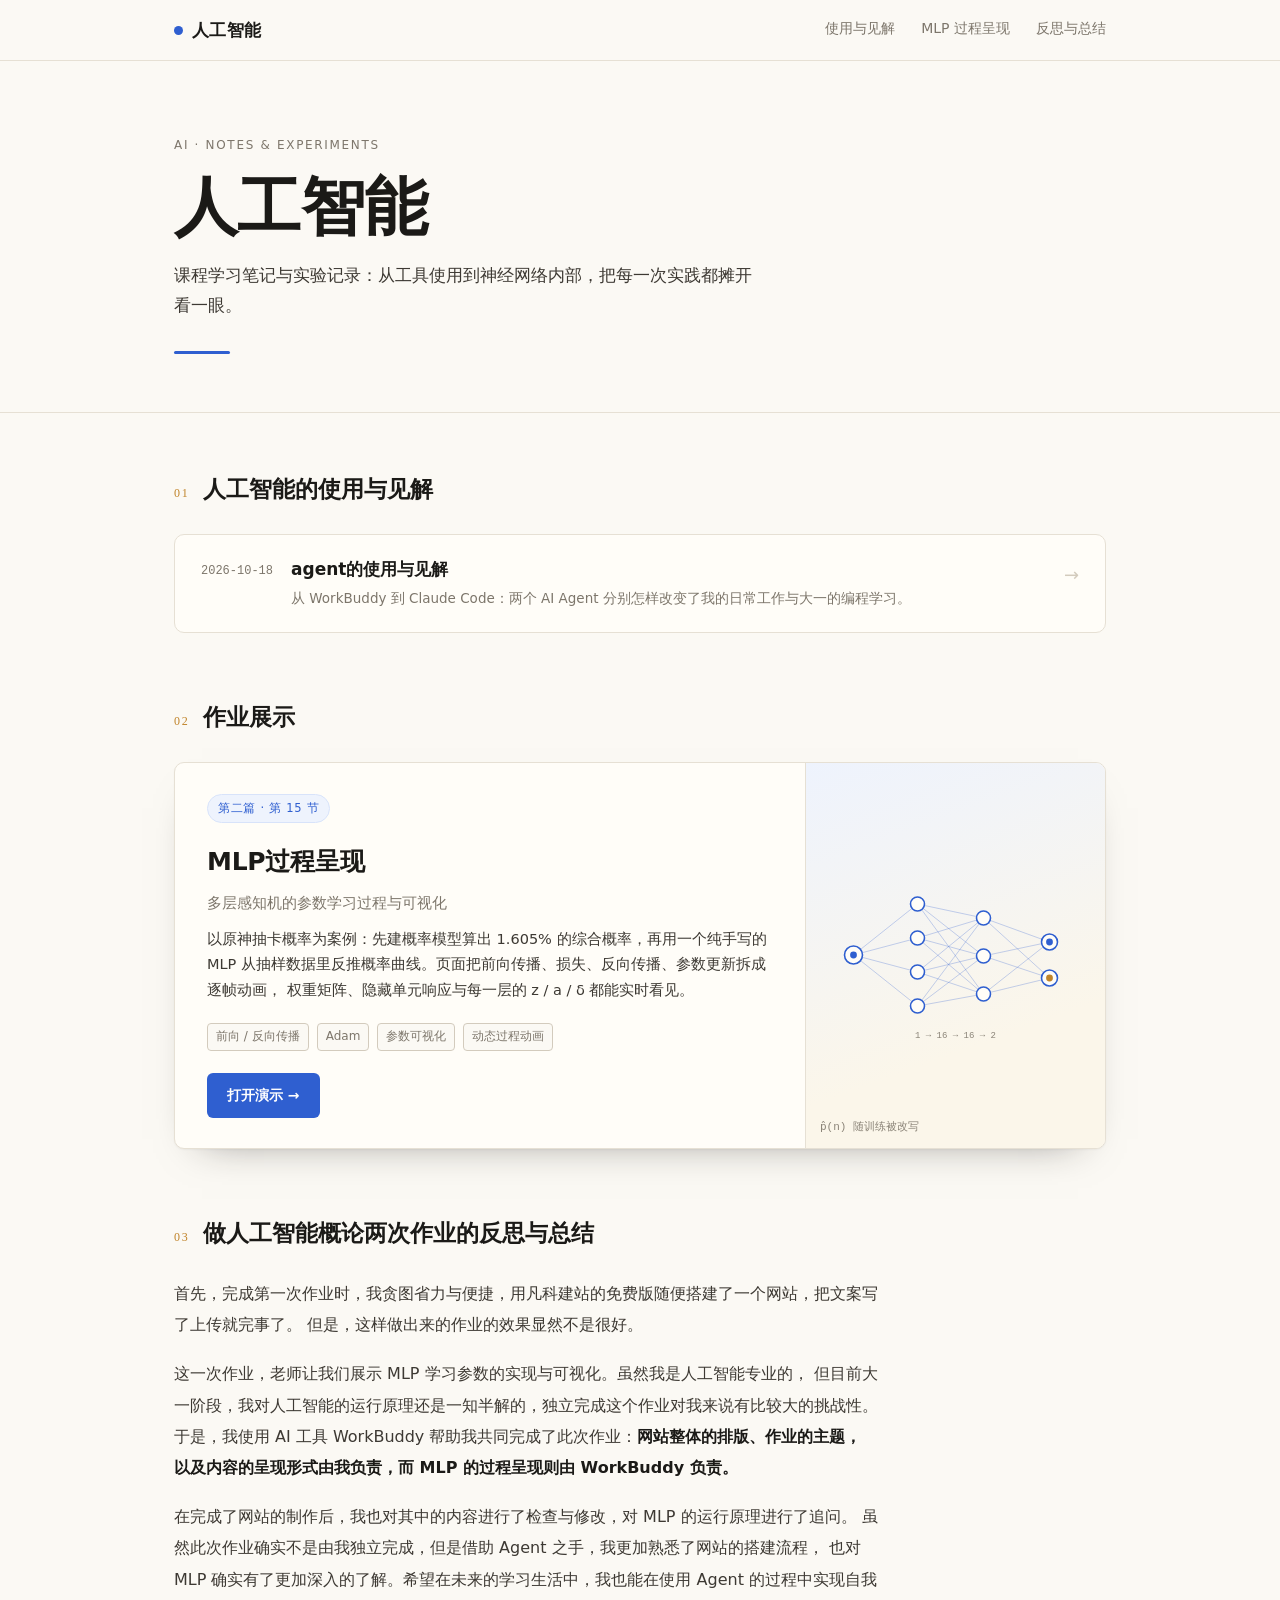
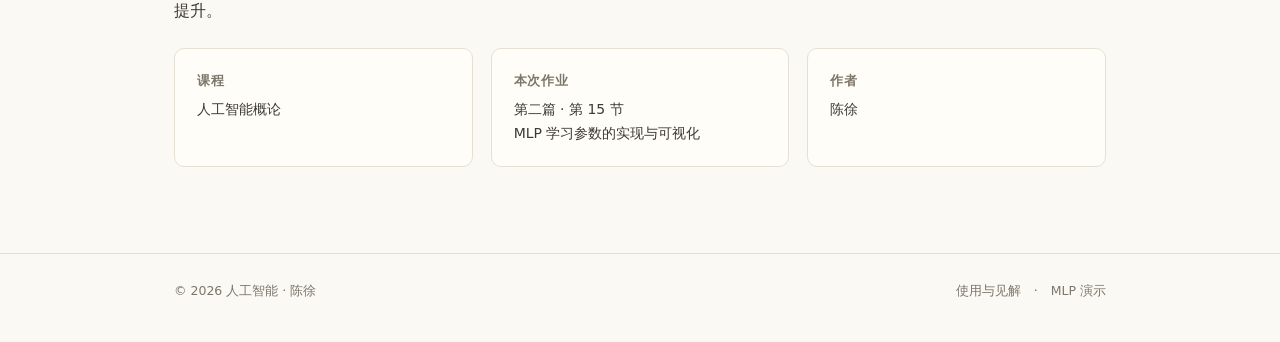
<file: index.html>
<!DOCTYPE html>
<html lang="zh-CN">
<head>
<meta charset="UTF-8">
<meta name="viewport" content="width=device-width, initial-scale=1.0">
<title>人工智能 · 陈徐</title>
<meta name="description" content="人工智能概论课程学习笔记与实验记录：从 AI 工具的实际使用，到多层感知机的参数学习过程与可视化。">
<link rel="stylesheet" href="css/site.css">
</head>
<body>

<div class="top">
  <div class="wrap">
    <a class="logo" href="index.html"><span class="dot"></span>人工智能</a>
    <nav class="nav">
      <a href="index.html#notes">使用与见解</a>
      <a href="index.html#mlp">MLP 过程呈现</a>
      <a href="index.html#about">反思与总结</a>
    </nav>
  </div>
</div>

<header class="hero">
  <div class="wrap">
    <p class="eyebrow">AI · Notes &amp; Experiments</p>
    <h1>人工智能</h1>
    <p class="sub">课程学习笔记与实验记录：从工具使用到神经网络内部，把每一次实践都摊开看一眼。</p>
    <div class="rule"></div>
  </div>
</header>

<main class="wrap">

  <!-- 01 文章 -->
  <section id="notes">
    <div class="sec-head"><span class="no">01</span><h2>人工智能的使用与见解</h2></div>
    <div class="posts">

      <a class="post" href="posts/ai-agents.html">
        <span class="date">2026-10-18</span>
        <span class="mid">
          <span class="t">agent的使用与见解</span>
          <span class="d">从 WorkBuddy 到 Claude Code：两个 AI Agent 分别怎样改变了我的日常工作与大一的编程学习。</span>
        </span>
        <span class="arrow">→</span>
      </a>

    </div>
  </section>

  <!-- 02 作业 -->
  <section id="mlp" style="padding-top:8px">
    <div class="sec-head"><span class="no">02</span><h2>作业展示</h2></div>

    <a class="feature" href="mlp.html">
      <div class="body">
        <span class="badge">第二篇 · 第 15 节</span>
        <h3>MLP过程呈现<span class="zh">多层感知机的参数学习过程与可视化</span></h3>
        <p>
          以原神抽卡概率为案例：先建概率模型算出 1.605% 的综合概率，再用一个纯手写的 MLP
          从抽样数据里反推概率曲线。页面把前向传播、损失、反向传播、参数更新拆成逐帧动画，
          权重矩阵、隐藏单元响应与每一层的 z / a / δ 都能实时看见。
        </p>
        <div class="tags">
          <span class="tag">前向 / 反向传播</span>
          <span class="tag">Adam</span>
          <span class="tag">参数可视化</span>
          <span class="tag">动态过程动画</span>
        </div>
        <span class="cta">打开演示 →</span>
      </div>
      <div class="thumb">
        <svg viewBox="0 0 260 190" xmlns="http://www.w3.org/2000/svg" aria-hidden="true">
          <g stroke="#2f5fd0" stroke-opacity=".28" stroke-width="1">
            <path d="M28 95 L92 44"/><path d="M28 95 L92 78"/><path d="M28 95 L92 112"/><path d="M28 95 L92 146"/>
            <path d="M92 44 L158 58"/><path d="M92 44 L158 96"/><path d="M92 44 L158 134"/>
            <path d="M92 78 L158 58"/><path d="M92 78 L158 96"/><path d="M92 78 L158 134"/>
            <path d="M92 112 L158 58"/><path d="M92 112 L158 96"/><path d="M92 112 L158 134"/>
            <path d="M92 146 L158 58"/><path d="M92 146 L158 96"/><path d="M92 146 L158 134"/>
            <path d="M158 58 L224 82"/><path d="M158 96 L224 82"/><path d="M158 134 L224 82"/>
            <path d="M158 58 L224 118"/><path d="M158 96 L224 118"/><path d="M158 134 L224 118"/>
          </g>
          <g fill="#fffdf8" stroke="#2f5fd0" stroke-width="1.6">
            <circle cx="28" cy="95" r="9"/>
            <circle cx="92" cy="44" r="7"/><circle cx="92" cy="78" r="7"/><circle cx="92" cy="112" r="7"/><circle cx="92" cy="146" r="7"/>
            <circle cx="158" cy="58" r="7"/><circle cx="158" cy="96" r="7"/><circle cx="158" cy="134" r="7"/>
            <circle cx="224" cy="82" r="8"/><circle cx="224" cy="118" r="8"/>
          </g>
          <g fill="#2f5fd0"><circle cx="28" cy="95" r="3.4"/><circle cx="224" cy="82" r="3.4"/></g>
          <g fill="#c0842a"><circle cx="224" cy="118" r="3.4"/></g>
          <text x="130" y="178" font-size="9" fill="#8b8478" font-family="monospace" text-anchor="middle">1 → 16 → 16 → 2</text>
        </svg>
        <span class="cap">p̂(n) 随训练被改写</span>
      </div>
    </a>
  </section>

  <!-- 03 反思与总结 -->
  <section id="about" style="padding-top:8px">
    <div class="sec-head"><span class="no">03</span><h2>做人工智能概论两次作业的反思与总结</h2></div>

    <div class="prose" style="max-width:44em">
      <p>
        首先，完成第一次作业时，我贪图省力与便捷，用凡科建站的免费版随便搭建了一个网站，把文案写了上传就完事了。
        但是，这样做出来的作业的效果显然不是很好。
      </p>

      <p>
        这一次作业，老师让我们展示 MLP 学习参数的实现与可视化。虽然我是人工智能专业的，
        但目前大一阶段，我对人工智能的运行原理还是一知半解的，独立完成这个作业对我来说有比较大的挑战性。
        于是，我使用 AI 工具 WorkBuddy 帮助我共同完成了此次作业：<strong>网站整体的排版、作业的主题，
        以及内容的呈现形式由我负责，而 MLP 的过程呈现则由 WorkBuddy 负责。</strong>
      </p>

      <p>
        在完成了网站的制作后，我也对其中的内容进行了检查与修改，对 MLP 的运行原理进行了追问。
        虽然此次作业确实不是由我独立完成，但是借助 Agent 之手，我更加熟悉了网站的搭建流程，
        也对 MLP 确实有了更加深入的了解。希望在未来的学习生活中，我也能在使用 Agent 的过程中实现自我提升。
      </p>
    </div>

    <div class="about">
      <div class="info"><h4>课程</h4><p>人工智能概论</p></div>
      <div class="info"><h4>本次作业</h4><p>第二篇 · 第 15 节<br>MLP 学习参数的实现与可视化</p></div>
      <div class="info"><h4>作者</h4><p>陈徐</p></div>
    </div>
  </section>

</main>

<footer>
  <div class="wrap">
    <span>© 2026 人工智能 · 陈徐</span>
    <span><a href="posts/ai-agents.html">使用与见解</a>　·　<a href="mlp.html">MLP 演示</a></span>
  </div>
</footer>

<script>
/* 分享链接访问时，自动把 sharecode 附加到站内链接上，避免子页 403 */
(function () {
  var q = location.search;
  if (!q || q.indexOf('sharecode') === -1) return;
  document.addEventListener('click', function (e) {
    var a = e.target.closest && e.target.closest('a[href]');
    if (!a) return;
    var h = a.getAttribute('href');
    if (!h || /^(https?:|mailto:|#)/.test(h)) return;
    if (h.indexOf('sharecode') !== -1) return;
    a.setAttribute('href', h + (h.indexOf('?') === -1 ? '?' : '&') + q.slice(1));
  });
})();
</script>

</body>
</html>
</file>
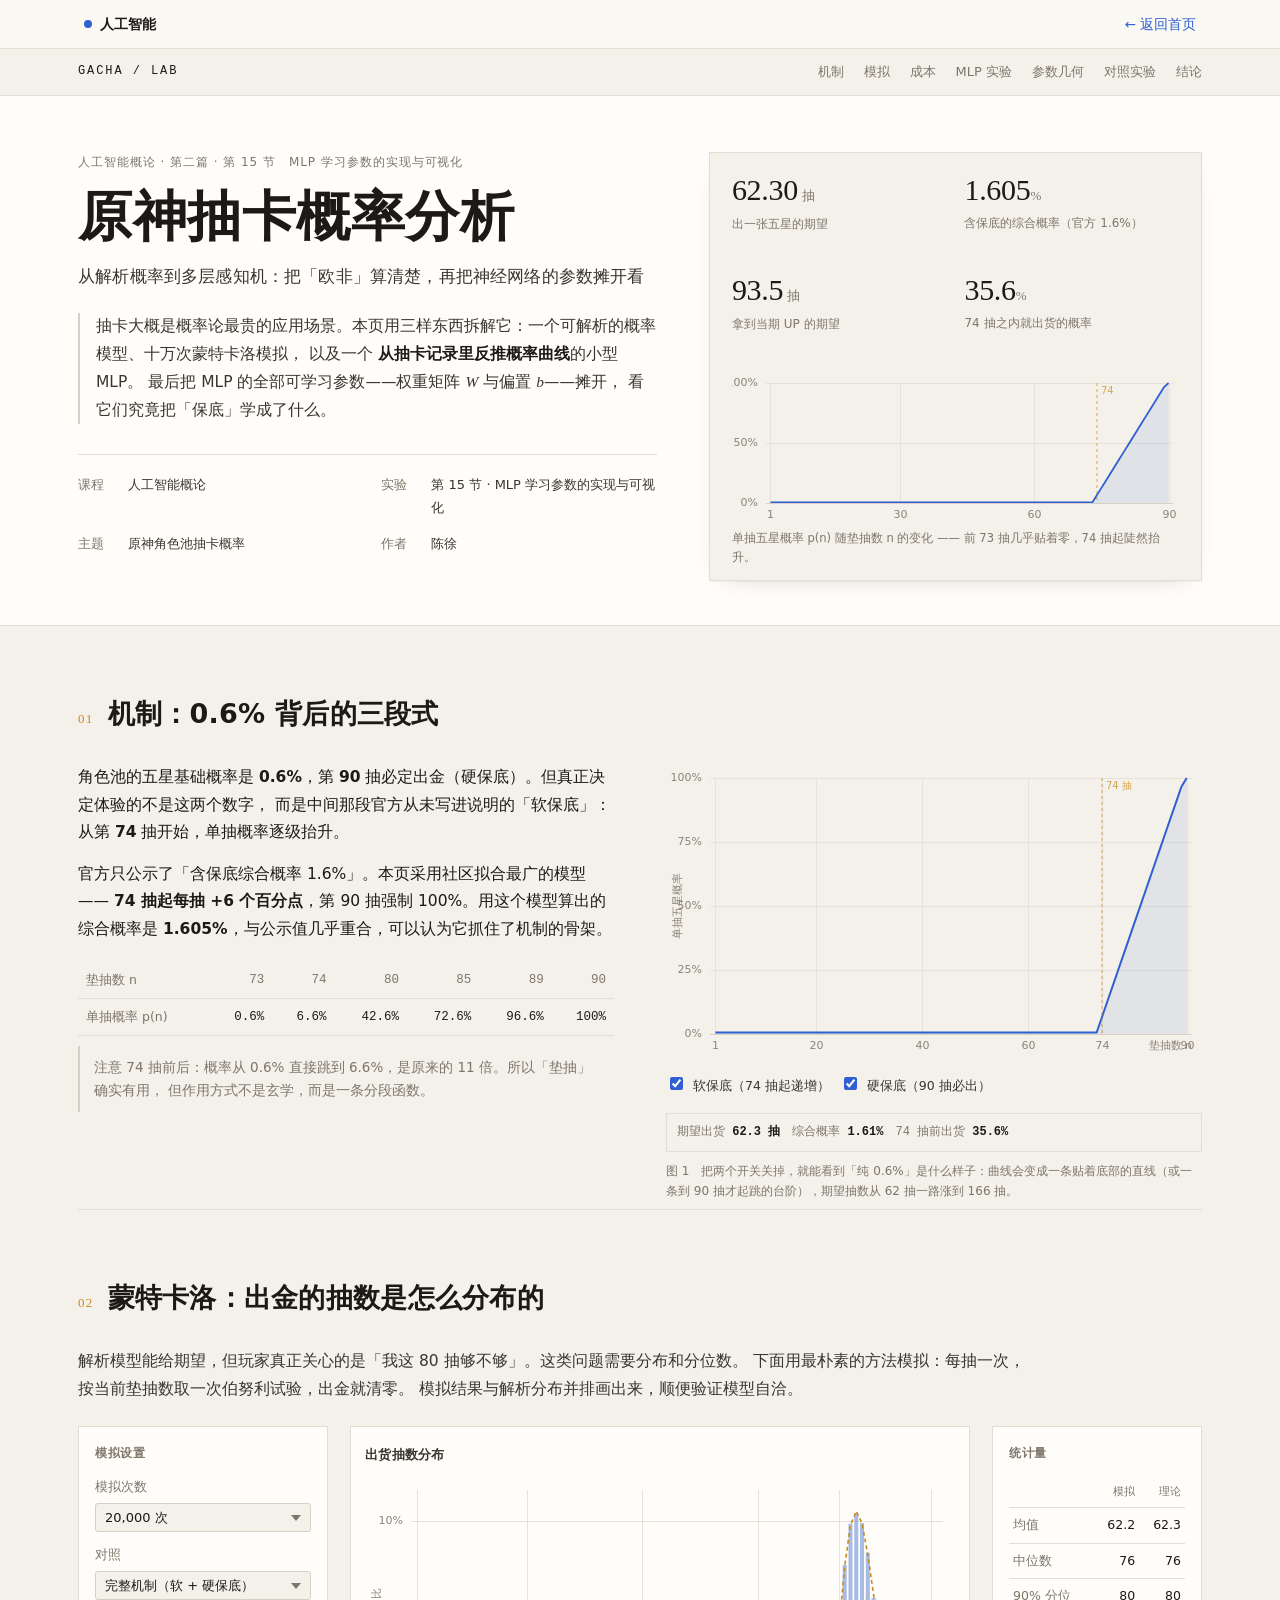
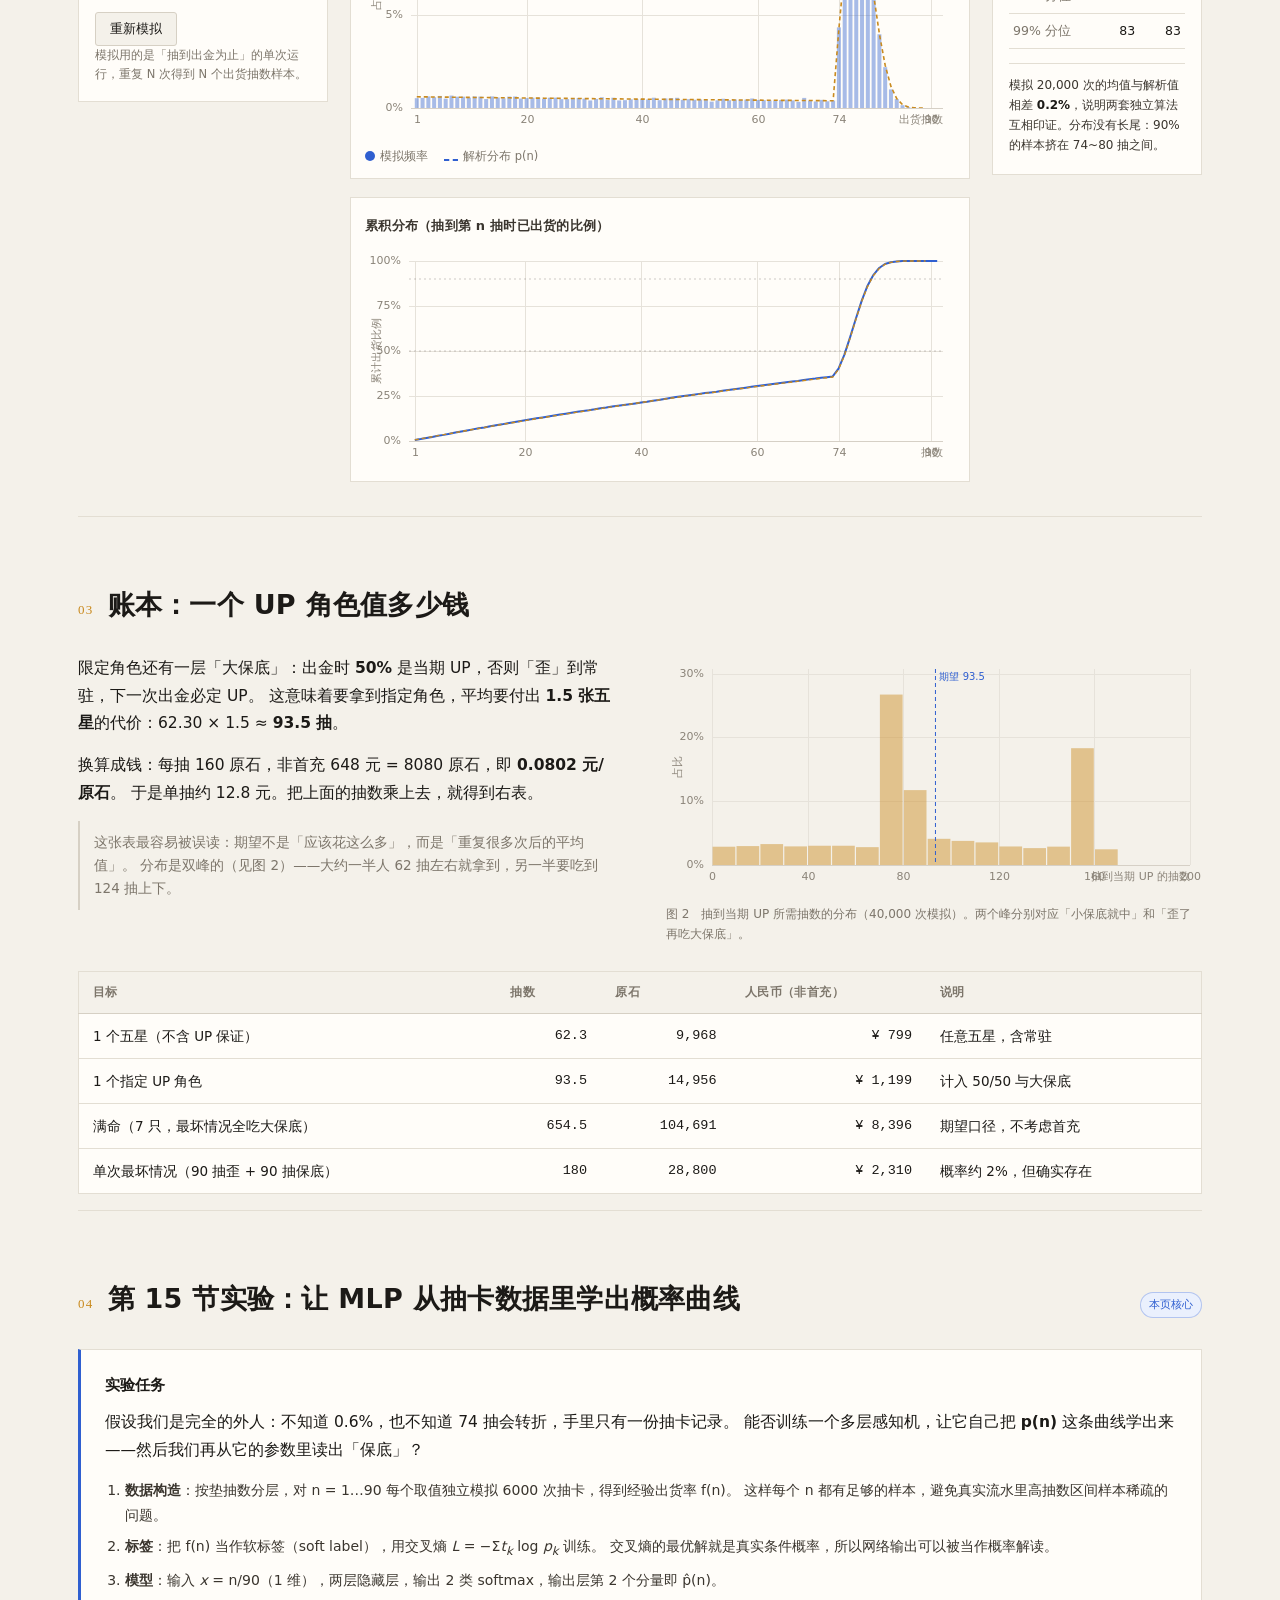
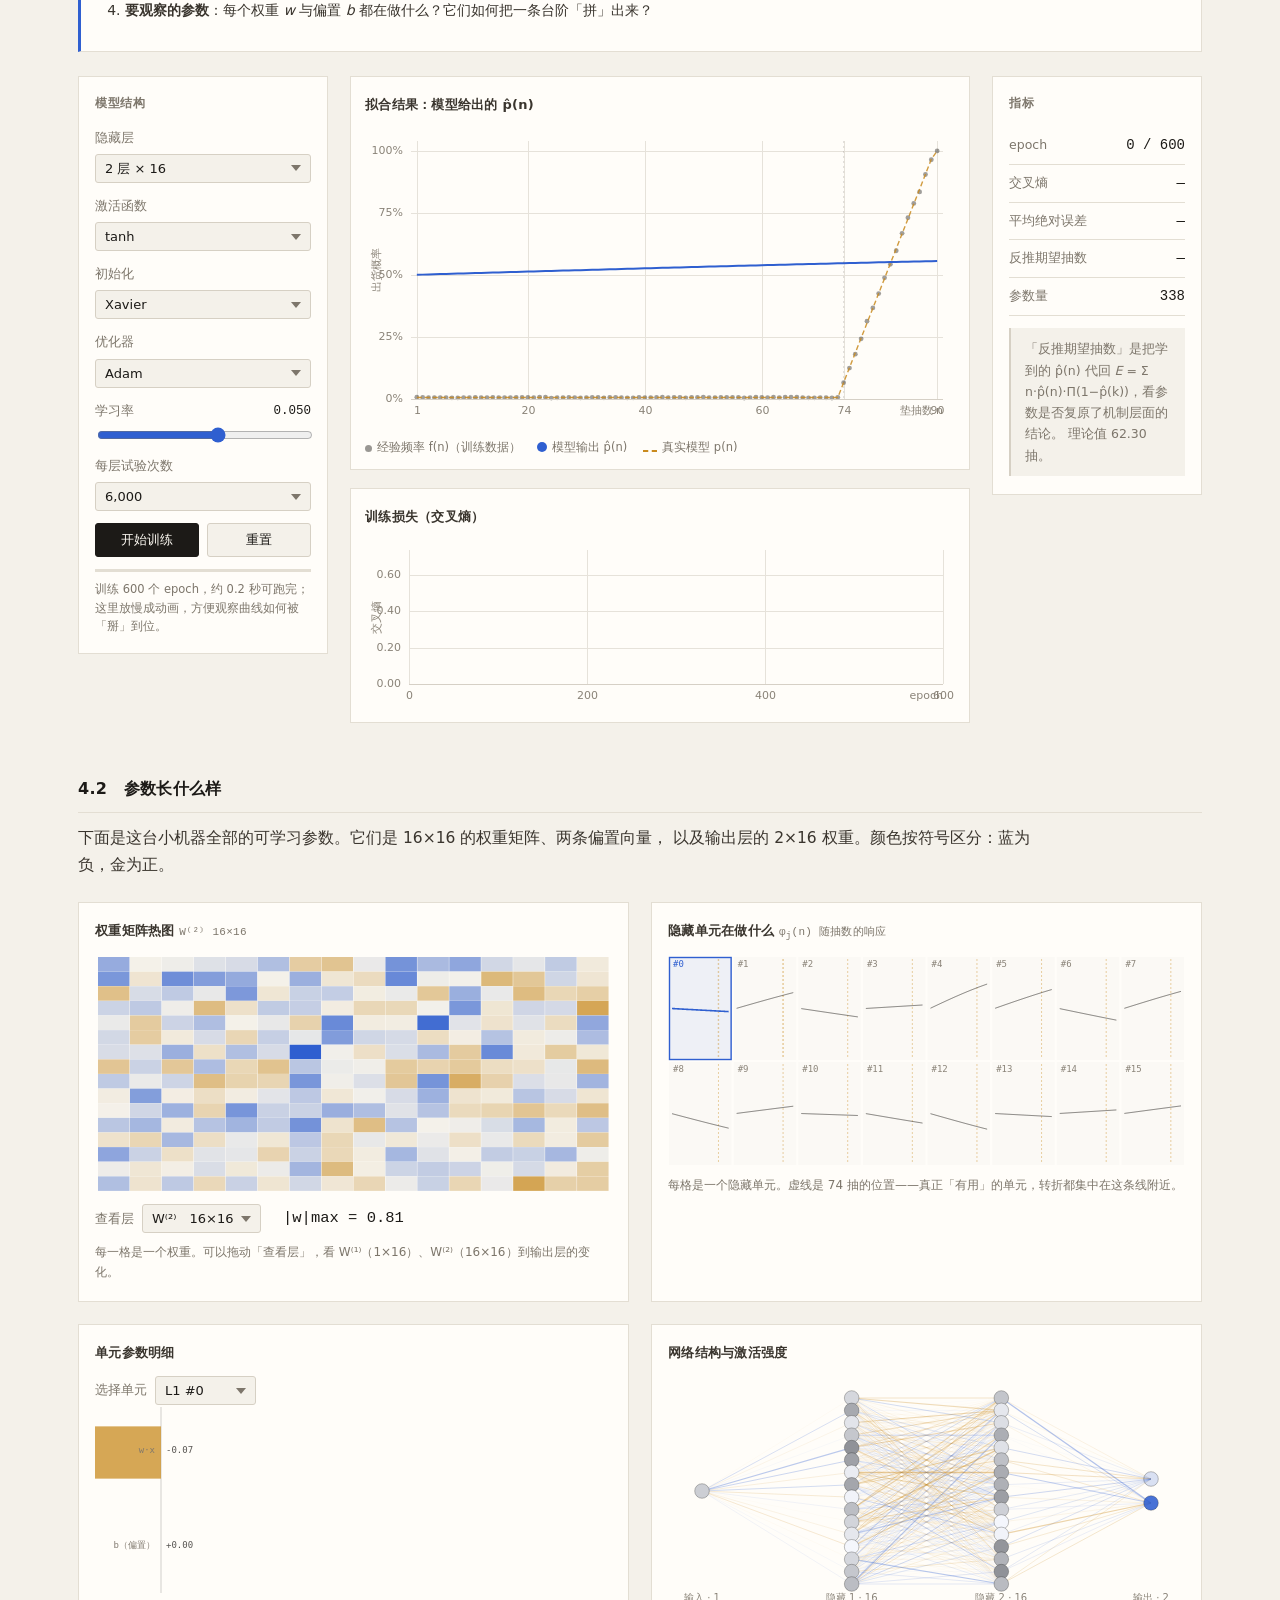
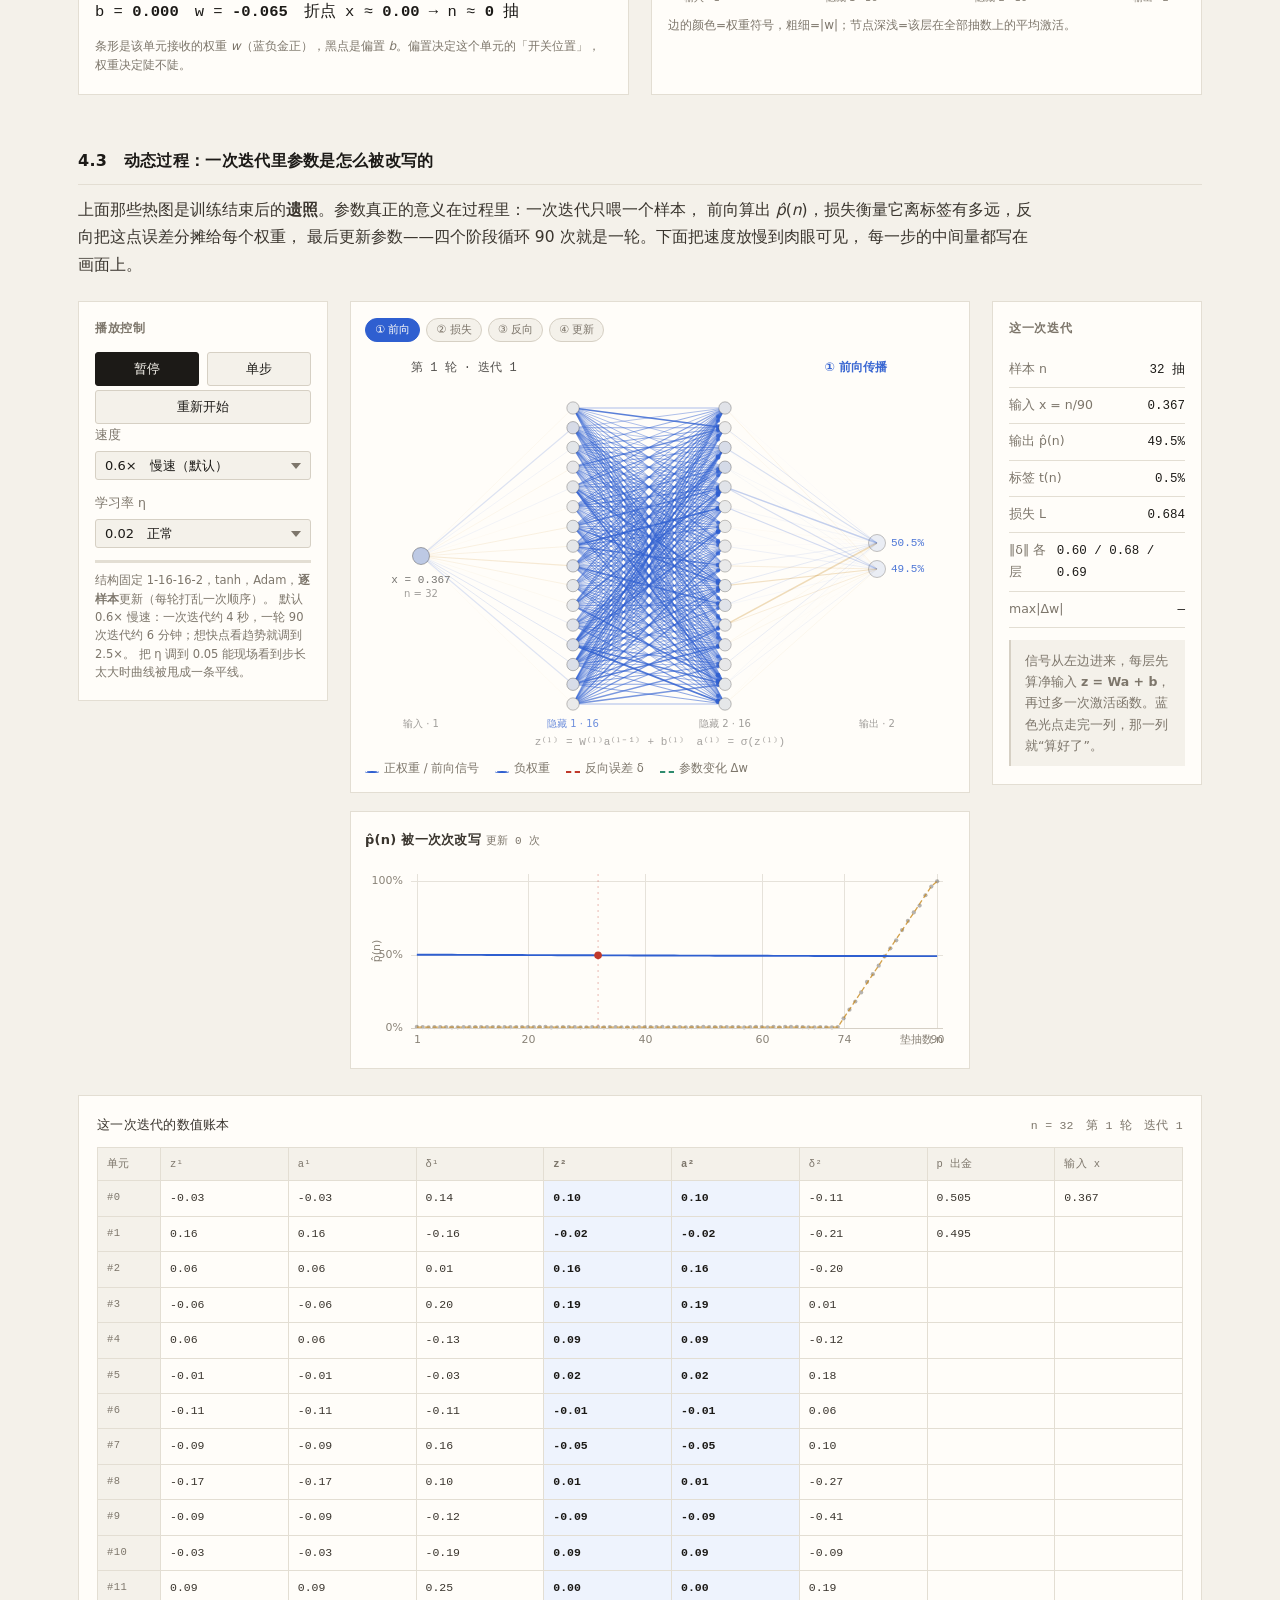
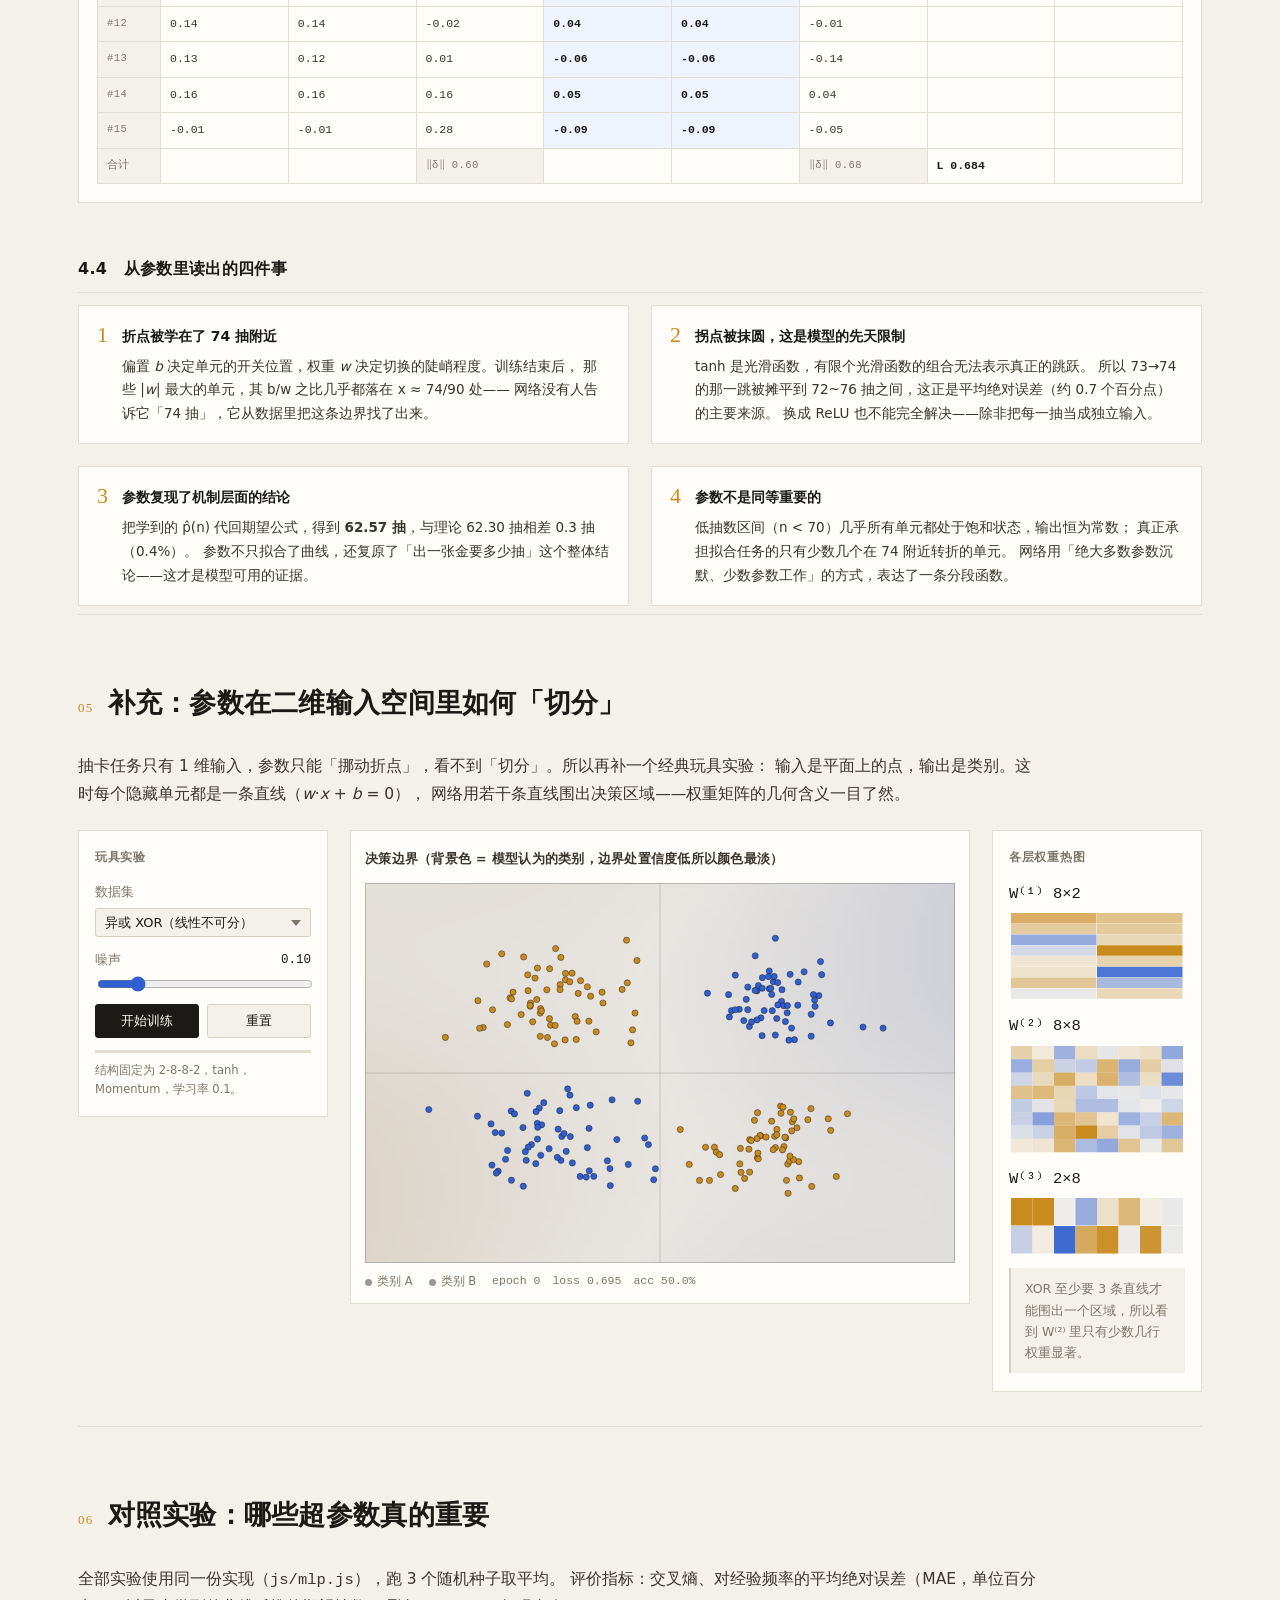
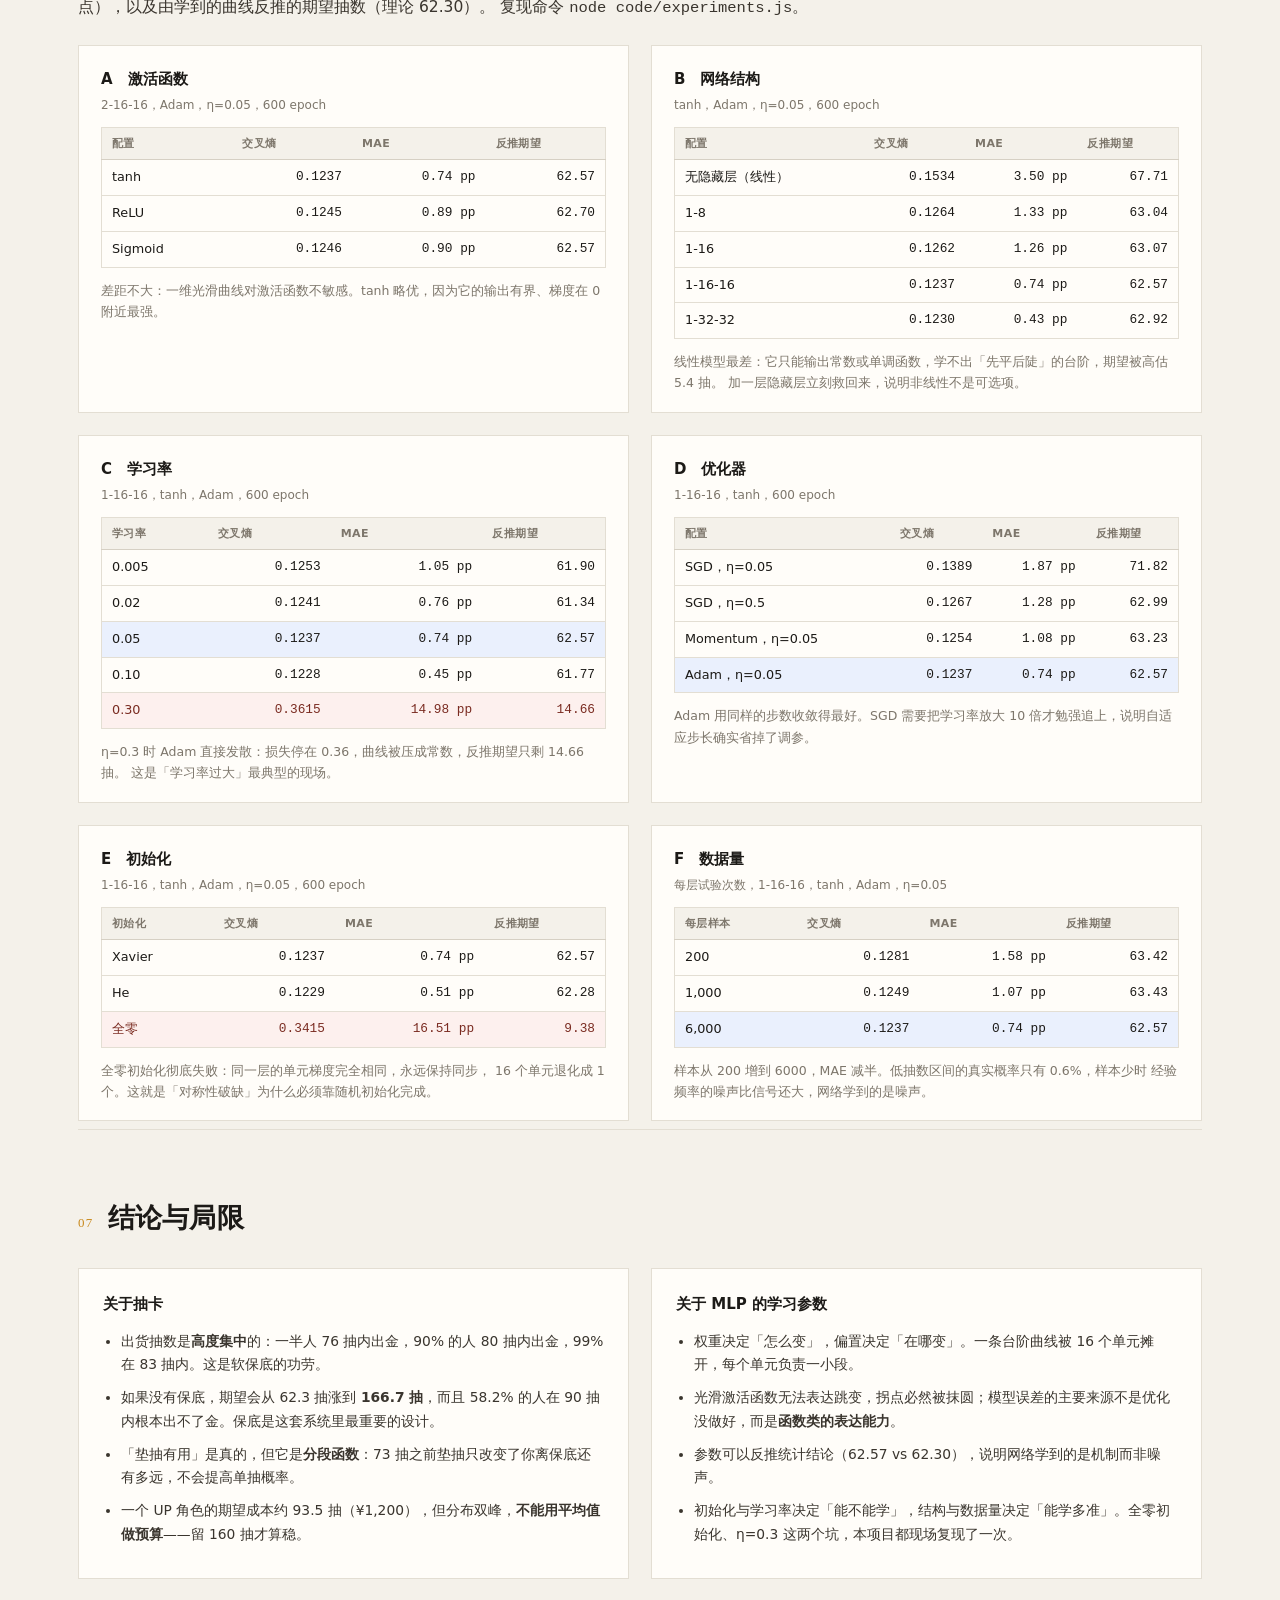
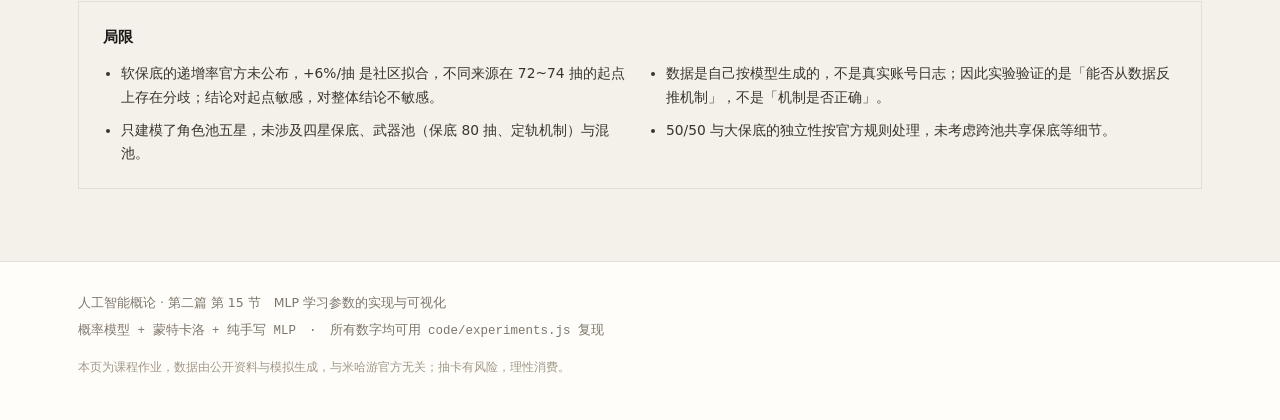
<file: mlp.html>
<!DOCTYPE html>
<html lang="zh-CN">
<head>
<meta charset="UTF-8">
<meta name="viewport" content="width=device-width, initial-scale=1.0">
<!-- 允许被别的站点用 iframe 嵌入；同时把本页高度报给父页面，方便自适应 -->
<meta http-equiv="Content-Security-Policy" content="frame-ancestors *">
<title>原神抽卡概率分析 · 从概率模型到 MLP 学习参数</title>
<meta name="description" content="用概率模型、蒙特卡洛模拟与多层感知机（MLP）拆解原神角色池的抽卡机制，并可视化 MLP 的权重与偏置。">
<link rel="stylesheet" href="css/style.css">
<style>
  /* 站点导航条（仅本页顶部） */
  .sitenav{
    background:#fbf9f4;border-bottom:1px solid #e6e0d4;
    font-family:"Segoe UI","Microsoft YaHei","PingFang SC",system-ui,sans-serif;
  }
  .sitenav .in{
    max-width:1160px;margin:0 auto;padding:0 24px;height:48px;
    display:flex;align-items:center;justify-content:space-between;gap:16px;
    font-size:13.5px;
  }
  .sitenav a{text-decoration:none;color:#7d766b}
  .sitenav a:hover{color:#1b1a17}
  .sitenav .home{display:flex;align-items:center;gap:8px;font-weight:600;color:#1b1a17}
  .sitenav .home i{width:8px;height:8px;border-radius:50%;background:#2f5fd0;display:block}
  .sitenav .back{color:#2f5fd0}
  .sitenav .back:hover{text-decoration:underline}
  @media(max-width:640px){.sitenav .in{padding:0 16px;height:44px;font-size:12.5px}}
</style>
</head>
<body>

<div class="sitenav">
  <div class="in">
    <a class="home" href="index.html"><i></i>人工智能</a>
    <a class="back" href="index.html#mlp">← 返回首页</a>
  </div>
</div>

<script>
/* 分享链接访问时，自动把 sharecode 附加到站内链接上，避免子页 403 */
(function () {
  var q = location.search;
  if (!q || q.indexOf('sharecode') === -1) return;
  document.addEventListener('click', function (e) {
    var a = e.target.closest && e.target.closest('a[href]');
    if (!a) return;
    var h = a.getAttribute('href');
    if (!h || /^(https?:|mailto:|#)/.test(h)) return;
    if (h.indexOf('sharecode') !== -1) return;
    a.setAttribute('href', h + (h.indexOf('?') === -1 ? '?' : '&') + q.slice(1));
  });
})();
</script>

<div class="topbar">
  <div class="topbar-inner">
    <span class="brand">GACHA&nbsp;/&nbsp;LAB</span>
    <nav>
      <a href="#mechanism">机制</a>
      <a href="#montecarlo">模拟</a>
      <a href="#cost">成本</a>
      <a href="#mlp">MLP 实验</a>
      <a href="#toy">参数几何</a>
      <a href="#experiments">对照实验</a>
      <a href="#conclusion">结论</a>
    </nav>
  </div>
</div>

<header class="hero">
  <div class="hero-inner">
    <div class="hero-text">
      <p class="eyebrow">人工智能概论 · 第二篇 · 第 15 节　MLP 学习参数的实现与可视化</p>
      <h1>原神抽卡概率分析</h1>
      <p class="sub">从解析概率到多层感知机：把「欧非」算清楚，再把神经网络的参数摊开看</p>
      <p class="lede">
        抽卡大概是概率论最贵的应用场景。本页用三样东西拆解它：一个可解析的概率模型、十万次蒙特卡洛模拟，
        以及一个 <b>从抽卡记录里反推概率曲线</b>的小型 MLP。
        最后把 MLP 的全部可学习参数——权重矩阵 <i>W</i> 与偏置 <i>b</i>——摊开，
        看它们究竟把「保底」学成了什么。
      </p>
      <dl class="meta">
        <div><dt>课程</dt><dd>人工智能概论</dd></div>
        <div><dt>实验</dt><dd>第 15 节 · MLP 学习参数的实现与可视化</dd></div>
        <div><dt>主题</dt><dd>原神角色池抽卡概率</dd></div>
        <div><dt>作者</dt><dd>陈徐</dd></div>
      </dl>
    </div>
    <div class="hero-card">
      <div class="kpi-row">
        <div class="kpi"><span class="num">62.30</span><span class="unit">抽</span><span class="lab">出一张五星的期望</span></div>
        <div class="kpi"><span class="num">1.605<span class="pct">%</span></span><span class="lab">含保底的综合概率（官方 1.6%）</span></div>
        <div class="kpi"><span class="num">93.5</span><span class="unit">抽</span><span class="lab">拿到当期 UP 的期望</span></div>
        <div class="kpi"><span class="num">35.6<span class="pct">%</span></span><span class="lab">74 抽之内就出货的概率</span></div>
      </div>
      <canvas id="heroCurve" class="hero-canvas" height="150"></canvas>
      <p class="cap">单抽五星概率 p(n) 随垫抽数 n 的变化 —— 前 73 抽几乎贴着零，74 抽起陡然抬升。</p>
    </div>
  </div>
</header>

<main>

<!-- ================= 01 机制 ================= -->
<section id="mechanism" class="sec">
  <div class="sec-head">
    <span class="no">01</span>
    <h2>机制：0.6% 背后的三段式</h2>
  </div>

  <div class="two-col">
    <div class="col-text">
      <p>
        角色池的五星基础概率是 <b>0.6%</b>，第 <b>90</b> 抽必定出金（硬保底）。但真正决定体验的不是这两个数字，
        而是中间那段官方从未写进说明的「软保底」：从第 <b>74</b> 抽开始，单抽概率逐级抬升。
      </p>
      <p>
        官方只公示了「含保底综合概率 1.6%」。本页采用社区拟合最广的模型——
        <b>74 抽起每抽 +6 个百分点</b>，第 90 抽强制 100%。用这个模型算出的综合概率是
        <b>1.605%</b>，与公示值几乎重合，可以认为它抓住了机制的骨架。
      </p>
      <table class="mini-table" id="p5Table">
        <thead><tr><th>垫抽数 n</th><th>73</th><th>74</th><th>80</th><th>85</th><th>89</th><th>90</th></tr></thead>
        <tbody><tr><th>单抽概率 p(n)</th><td>0.6%</td><td>6.6%</td><td>42.6%</td><td>72.6%</td><td>96.6%</td><td>100%</td></tr></tbody>
      </table>
      <p class="note">
        注意 74 抽前后：概率从 0.6% 直接跳到 6.6%，是原来的 11 倍。所以「垫抽」确实有用，
        但作用方式不是玄学，而是一条分段函数。
      </p>
    </div>

    <figure class="col-fig">
      <canvas id="curveP5" height="300"></canvas>
      <div class="fig-tools">
        <label class="chk"><input type="checkbox" id="tgSoft" checked> 软保底（74 抽起递增）</label>
        <label class="chk"><input type="checkbox" id="tgHard" checked> 硬保底（90 抽必出）</label>
      </div>
      <div class="readout" id="curveReadout"></div>
      <figcaption>图 1　把两个开关关掉，就能看到「纯 0.6%」是什么样子：曲线会变成一条贴着底部的直线（或一条到 90 抽才起跳的台阶），期望抽数从 62 抽一路涨到 166 抽。</figcaption>
    </figure>
  </div>
</section>

<!-- ================= 02 蒙特卡洛 ================= -->
<section id="montecarlo" class="sec">
  <div class="sec-head">
    <span class="no">02</span>
    <h2>蒙特卡洛：出金的抽数是怎么分布的</h2>
  </div>

  <p class="lead-p">
    解析模型能给期望，但玩家真正关心的是「我这 80 抽够不够」。这类问题需要分布和分位数。
    下面用最朴素的方法模拟：每抽一次，按当前垫抽数取一次伯努利试验，出金就清零。
    模拟结果与解析分布并排画出来，顺便验证模型自洽。
  </p>

  <div class="lab">
    <aside class="lab-ctrl">
      <h3>模拟设置</h3>
      <label class="field">模拟次数
        <select id="simN">
          <option value="2000">2,000 次</option>
          <option value="20000" selected>20,000 次</option>
          <option value="200000">200,000 次</option>
        </select>
      </label>
      <label class="field">对照
        <select id="simMode">
          <option value="pity" selected>完整机制（软 + 硬保底）</option>
          <option value="nopity">假设没有保底</option>
        </select>
      </label>
      <button class="btn" id="btnSim">重新模拟</button>
      <div class="hint">
        模拟用的是「抽到出金为止」的单次运行，重复 N 次得到 N 个出货抽数样本。
      </div>
    </aside>

    <div class="lab-main">
      <div class="chart-block">
        <h4>出货抽数分布</h4>
        <canvas id="histChart" height="260"></canvas>
        <div class="legend">
          <span><i class="sw blue"></i>模拟频率</span>
          <span><i class="sw line"></i>解析分布 p(n)</span>
        </div>
      </div>
      <div class="chart-block">
        <h4>累积分布（抽到第 n 抽时已出货的比例）</h4>
        <canvas id="cdfChart" height="220"></canvas>
      </div>
    </div>

    <aside class="lab-side">
      <h3>统计量</h3>
      <table class="stat-table" id="simStats">
        <thead><tr><th></th><th>模拟</th><th>理论</th></tr></thead>
        <tbody></tbody>
      </table>
      <div class="verdict" id="simVerdict"></div>
    </aside>
  </div>
</section>

<!-- ================= 03 成本 ================= -->
<section id="cost" class="sec">
  <div class="sec-head">
    <span class="no">03</span>
    <h2>账本：一个 UP 角色值多少钱</h2>
  </div>

  <div class="two-col">
    <div class="col-text">
      <p>
        限定角色还有一层「大保底」：出金时 <b>50%</b> 是当期 UP，否则「歪」到常驻，下一次出金必定 UP。
        这意味着要拿到指定角色，平均要付出 <b>1.5 张五星</b>的代价：62.30 × 1.5 ≈ <b>93.5 抽</b>。
      </p>
      <p>
        换算成钱：每抽 160 原石，非首充 648 元 = 8080 原石，即 <b>0.0802 元/原石</b>。
        于是单抽约 12.8 元。把上面的抽数乘上去，就得到右表。
      </p>
      <p class="note">
        这张表最容易被误读：期望不是「应该花这么多」，而是「重复很多次后的平均值」。
        分布是双峰的（见图 2）——大约一半人 62 抽左右就拿到，另一半要吃到 124 抽上下。
      </p>
    </div>

    <div class="col-fig">
      <canvas id="upHist" height="240"></canvas>
      <figcaption>图 2　抽到当期 UP 所需抽数的分布（40,000 次模拟）。两个峰分别对应「小保底就中」和「歪了再吃大保底」。</figcaption>
    </div>
  </div>

  <table class="data-table">
    <thead>
      <tr><th>目标</th><th>抽数</th><th>原石</th><th>人民币（非首充）</th><th>说明</th></tr>
    </thead>
    <tbody>
      <tr><td>1 个五星（不含 UP 保证）</td><td class="num">62.3</td><td class="num">9,968</td><td class="num">¥ 799</td><td>任意五星，含常驻</td></tr>
      <tr><td>1 个指定 UP 角色</td><td class="num">93.5</td><td class="num">14,956</td><td class="num">¥ 1,199</td><td>计入 50/50 与大保底</td></tr>
      <tr><td>满命（7 只，最坏情况全吃大保底）</td><td class="num">654.5</td><td class="num">104,691</td><td class="num">¥ 8,396</td><td>期望口径，不考虑首充</td></tr>
      <tr><td>单次最坏情况（90 抽歪 + 90 抽保底）</td><td class="num">180</td><td class="num">28,800</td><td class="num">¥ 2,310</td><td>概率约 2%，但确实存在</td></tr>
    </tbody>
  </table>
</section>

<!-- ================= 04 MLP ================= -->
<section id="mlp" class="sec">
  <div class="sec-head">
    <span class="no">04</span>
    <h2>第 15 节实验：让 MLP 从抽卡数据里学出概率曲线</h2>
    <span class="tag">本页核心</span>
  </div>

  <div class="task-box">
    <h3>实验任务</h3>
    <p>
      假设我们是完全的外人：不知道 0.6%，也不知道 74 抽会转折，手里只有一份抽卡记录。
      能否训练一个多层感知机，让它自己把 <b>p(n)</b> 这条曲线学出来——然后我们再从它的参数里读出「保底」？
    </p>
    <ol>
      <li><b>数据构造</b>：按垫抽数分层，对 n = 1…90 每个取值独立模拟 6000 次抽卡，得到经验出货率 f(n)。
        这样每个 n 都有足够的样本，避免真实流水里高抽数区间样本稀疏的问题。</li>
      <li><b>标签</b>：把 f(n) 当作软标签（soft label），用交叉熵 <i>L</i> = −Σ<i>t<sub>k</sub></i> log <i>p<sub>k</sub></i> 训练。
        交叉熵的最优解就是真实条件概率，所以网络输出可以被当作概率解读。</li>
      <li><b>模型</b>：输入 <i>x</i> = n/90（1 维），两层隐藏层，输出 2 类 softmax，输出层第 2 个分量即 p̂(n)。</li>
      <li><b>要观察的参数</b>：每个权重 <i>w</i> 与偏置 <i>b</i> 都在做什么？它们如何把一条台阶「拼」出来？</li>
    </ol>
  </div>

  <div class="lab lab-mlp">
    <aside class="lab-ctrl">
      <h3>模型结构</h3>
      <label class="field">隐藏层
        <select id="cfgHidden">
          <option value="">无（线性）</option>
          <option value="8">1 层 × 8</option>
          <option value="16">1 层 × 16</option>
          <option value="16,16" selected>2 层 × 16</option>
          <option value="32,32">2 层 × 32</option>
        </select>
      </label>
      <label class="field">激活函数
        <select id="cfgAct">
          <option value="tanh" selected>tanh</option>
          <option value="relu">ReLU</option>
          <option value="sigmoid">Sigmoid</option>
        </select>
      </label>
      <label class="field">初始化
        <select id="cfgInit">
          <option value="xavier" selected>Xavier</option>
          <option value="he">He</option>
          <option value="zero">全零（会失败）</option>
        </select>
      </label>
      <label class="field">优化器
        <select id="cfgOpt">
          <option value="adam" selected>Adam</option>
          <option value="momentum">Momentum</option>
          <option value="sgd">SGD</option>
        </select>
      </label>
      <label class="field">学习率 <output id="outLR">0.050</output>
        <input type="range" id="cfgLR" min="-3" max="0" step="0.02" value="-1.3">
      </label>
      <label class="field">每层试验次数
        <select id="cfgTrials">
          <option value="200">200（噪声大）</option>
          <option value="1000">1,000</option>
          <option value="6000" selected>6,000</option>
        </select>
      </label>
      <div class="btn-row">
        <button class="btn primary" id="btnTrain">开始训练</button>
        <button class="btn" id="btnReset">重置</button>
      </div>
      <div class="progress"><div class="bar" id="trainBar"></div></div>
      <div class="hint" id="trainHint">训练 600 个 epoch，约 0.2 秒可跑完；这里放慢成动画，方便观察曲线如何被「掰」到位。</div>
    </aside>

    <div class="lab-main">
      <div class="chart-block">
        <h4>拟合结果：模型给出的 p̂(n)</h4>
        <canvas id="fitChart" height="300"></canvas>
        <div class="legend">
          <span><i class="sw dot"></i>经验频率 f(n)（训练数据）</span>
          <span><i class="sw blue"></i>模型输出 p̂(n)</span>
          <span><i class="sw dash"></i>真实模型 p(n)</span>
        </div>
      </div>
      <div class="chart-block">
        <h4>训练损失（交叉熵）</h4>
        <canvas id="lossChart" height="170"></canvas>
      </div>
    </div>

    <aside class="lab-side">
      <h3>指标</h3>
      <div class="metric"><span>epoch</span><b id="mEpoch">0</b></div>
      <div class="metric"><span>交叉熵</span><b id="mLoss">—</b></div>
      <div class="metric"><span>平均绝对误差</span><b id="mMAE">—</b></div>
      <div class="metric"><span>反推期望抽数</span><b id="mExpect">—</b></div>
      <div class="metric"><span>参数量</span><b id="mParams">—</b></div>
      <div class="note small">
        「反推期望抽数」是把学到的 p̂(n) 代回 <i>E</i> = Σ n·p̂(n)·Π(1−p̂(k))，看参数是否复原了机制层面的结论。
        理论值 62.30 抽。
      </div>
    </aside>
  </div>

  <h3 class="sub-h">4.2　参数长什么样</h3>
  <p class="lead-p">
    下面是这台小机器全部的可学习参数。它们是 16×16 的权重矩阵、两条偏置向量，
    以及输出层的 2×16 权重。颜色按符号区分：<span class="ink-blue">蓝为负</span>，<span class="ink-gold">金为正</span>。
  </p>

  <div class="param-grid">
    <figure class="panel">
      <h4>权重矩阵热图 <span class="mono" id="heatTitle">W⁽²⁾ 16×16</span></h4>
      <canvas id="heatW" height="240"></canvas>
      <div class="fig-tools">
        <label class="field inline">查看层
          <select id="heatLayer"></select>
        </label>
        <span class="mono small" id="heatScale"></span>
      </div>
      <figcaption>每一格是一个权重。可以拖动「查看层」，看 W⁽¹⁾（1×16）、W⁽²⁾（16×16）到输出层的变化。</figcaption>
    </figure>

    <figure class="panel">
      <h4>隐藏单元在做什么 <span class="mono small">φ<sub>j</sub>(n) 随抽数的响应</span></h4>
      <canvas id="respGrid" height="210"></canvas>
      <figcaption>每格是一个隐藏单元。虚线是 74 抽的位置——真正「有用」的单元，转折都集中在这条线附近。</figcaption>
    </figure>

    <figure class="panel">
      <h4>单元参数明细</h4>
      <label class="field inline">选择单元
        <select id="unitSel"></select>
      </label>
      <canvas id="unitBars" height="150"></canvas>
      <div class="mono small" id="unitInfo"></div>
      <figcaption>条形是该单元接收的权重 <i>w</i>（蓝负金正），黑点是偏置 <i>b</i>。偏置决定这个单元的「开关位置」，权重决定陡不陡。</figcaption>
    </figure>

    <figure class="panel">
      <h4>网络结构与激活强度</h4>
      <canvas id="netGraph" height="230"></canvas>
      <figcaption>边的颜色=权重符号，粗细=|w|；节点深浅=该层在全部抽数上的平均激活。</figcaption>
    </figure>
  </div>

  <h3 class="sub-h">4.3　动态过程：一次迭代里参数是怎么被改写的</h3>
  <p class="lead-p">
    上面那些热图是训练结束后的<b>遗照</b>。参数真正的意义在过程里：一次迭代只喂一个样本，
    前向算出 <i>p̂</i>(<i>n</i>)，损失衡量它离标签有多远，反向把这点误差分摊给每个权重，
    最后更新参数——四个阶段循环 90 次就是一轮。下面把速度放慢到肉眼可见，
    每一步的中间量都写在画面上。
  </p>

  <div class="lab lab-dyn">
    <aside class="lab-ctrl">
      <h3>播放控制</h3>
      <div class="btn-row">
        <button class="btn primary" id="btnDyn">播放</button>
        <button class="btn" id="btnDynStep">单步</button>
      </div>
      <div class="btn-row"><button class="btn" id="btnDynReset">重新开始</button></div>
      <label class="field">速度
        <select id="dynSpeed">
          <option value="0.35">0.35×　很慢，逐个数字看</option>
          <option value="0.6" selected>0.6×　慢速（默认）</option>
          <option value="1.2">1.2×　每步约 1 秒</option>
          <option value="2.5">2.5×　大约 10 秒一轮</option>
        </select>
      </label>
      <label class="field">学习率 η
        <select id="dynLR">
          <option value="0.005">0.005　学得慢</option>
          <option value="0.02" selected>0.02　正常</option>
          <option value="0.05">0.05　太大，乱跳</option>
        </select>
      </label>
      <div class="progress"><div class="bar" id="dynBar"></div></div>
      <div class="hint">
        结构固定 1-16-16-2，tanh，Adam，<b>逐样本</b>更新（每轮打乱一次顺序）。
        默认 0.6× 慢速：一次迭代约 4 秒，一轮 90 次迭代约 6 分钟；想快点看趋势就调到 2.5×。
        把 η 调到 0.05 能现场看到步长太大时曲线被甩成一条平线。
      </div>
    </aside>

    <div class="lab-main">
      <div class="chart-block">
        <div class="phase-track" id="phaseTrack">
          <span class="phase-chip" data-k="forward">① 前向</span>
          <span class="phase-chip" data-k="loss">② 损失</span>
          <span class="phase-chip" data-k="backward">③ 反向</span>
          <span class="phase-chip" data-k="update">④ 更新</span>
        </div>
        <canvas id="dynNet" height="400"></canvas>
        <div class="legend">
          <span><i class="sw line blue"></i>正权重 / 前向信号</span>
          <span><i class="sw line gold"></i>负权重</span>
          <span><i class="sw line red"></i>反向误差 δ</span>
          <span><i class="sw line green"></i>参数变化 Δw</span>
        </div>
      </div>
      <div class="chart-block">
        <h4>p̂(n) 被一次次改写 <span class="mono" id="dynFitTag">更新 0 次</span></h4>
        <canvas id="dynFit" height="190"></canvas>
      </div>
    </div>

    <aside class="lab-side">
      <h3>这一次迭代</h3>
      <div class="metric"><span>样本 n</span><b id="dynN">—</b></div>
      <div class="metric"><span>输入 x = n/90</span><b id="dynX">—</b></div>
      <div class="metric"><span>输出 p̂(n)</span><b id="dynP">—</b></div>
      <div class="metric"><span>标签 t(n)</span><b id="dynT">—</b></div>
      <div class="metric"><span>损失 L</span><b id="dynLoss">—</b></div>
      <div class="metric"><span>‖δ‖ 各层</span><b id="dynDelta">—</b></div>
      <div class="metric"><span>max|Δw|</span><b id="dynDw">—</b></div>
      <div class="note small" id="dynNote">
        按「单步」可以停在任一阶段。前三阶段参数还没动，只有第四阶段那一下才真的改。
      </div>
    </aside>
  </div>

  <div class="trace">
    <div class="trace-head">
      <span>这一次迭代的数值账本</span>
      <span class="mono small" id="traceTag">—</span>
    </div>
    <div id="traceTable" class="trace-table"></div>
  </div>

  <h3 class="sub-h">4.4　从参数里读出的四件事</h3>
  <div class="findings">
    <div class="finding">
      <span class="fno">1</span>
      <div>
        <h4>折点被学在了 74 抽附近</h4>
        <p>偏置 <i>b</i> 决定单元的开关位置，权重 <i>w</i> 决定切换的陡峭程度。训练结束后，
        那些 |<i>w</i>| 最大的单元，其 b/w 之比几乎都落在 x ≈ 74/90 处——
        网络没有人告诉它「74 抽」，它从数据里把这条边界找了出来。</p>
      </div>
    </div>
    <div class="finding">
      <span class="fno">2</span>
      <div>
        <h4>拐点被抹圆，这是模型的先天限制</h4>
        <p>tanh 是光滑函数，有限个光滑函数的组合无法表示真正的跳跃。
        所以 73→74 的那一跳被摊平到 72~76 抽之间，这正是平均绝对误差（约 0.7 个百分点）的主要来源。
        换成 ReLU 也不能完全解决——除非把每一抽当成独立输入。</p>
      </div>
    </div>
    <div class="finding">
      <span class="fno">3</span>
      <div>
        <h4>参数复现了机制层面的结论</h4>
        <p>把学到的 p̂(n) 代回期望公式，得到 <b>62.57 抽</b>，与理论 62.30 抽相差 0.3 抽（0.4%）。
        参数不只拟合了曲线，还复原了「出一张金要多少抽」这个整体结论——这才是模型可用的证据。</p>
      </div>
    </div>
    <div class="finding">
      <span class="fno">4</span>
      <div>
        <h4>参数不是同等重要的</h4>
        <p>低抽数区间（n &lt; 70）几乎所有单元都处于饱和状态，输出恒为常数；
        真正承担拟合任务的只有少数几个在 74 附近转折的单元。
        网络用「绝大多数参数沉默、少数参数工作」的方式，表达了一条分段函数。</p>
      </div>
    </div>
  </div>
</section>

<!-- ================= 05 二维几何 ================= -->
<section id="toy" class="sec">
  <div class="sec-head">
    <span class="no">05</span>
    <h2>补充：参数在二维输入空间里如何「切分」</h2>
  </div>

  <p class="lead-p">
    抽卡任务只有 1 维输入，参数只能「挪动折点」，看不到「切分」。所以再补一个经典玩具实验：
    输入是平面上的点，输出是类别。这时每个隐藏单元都是一条直线（<i>w</i>·<i>x</i> + <i>b</i> = 0），
    网络用若干条直线围出决策区域——权重矩阵的几何含义一目了然。
  </p>

  <div class="lab">
    <aside class="lab-ctrl">
      <h3>玩具实验</h3>
      <label class="field">数据集
        <select id="toyData">
          <option value="xor" selected>异或 XOR（线性不可分）</option>
          <option value="moons">双月</option>
          <option value="circles">同心圆</option>
        </select>
      </label>
      <label class="field">噪声 <output id="toyNoiseOut">0.10</output>
        <input type="range" id="toyNoise" min="0" max="0.6" step="0.02" value="0.1">
      </label>
      <div class="btn-row">
        <button class="btn primary" id="btnToy">开始训练</button>
        <button class="btn" id="btnToyReset">重置</button>
      </div>
      <div class="progress"><div class="bar" id="toyBar"></div></div>
      <div class="hint">结构固定为 2-8-8-2，tanh，Momentum，学习率 0.1。</div>
    </aside>

    <div class="lab-main">
      <div class="chart-block">
        <h4>决策边界（背景色 = 模型认为的类别，边界处置信度低所以颜色最淡）</h4>
        <canvas id="toyBoundary" class="square" height="380"></canvas>
        <div class="legend">
          <span><i class="sw dot blue"></i>类别 A</span>
          <span><i class="sw dot gold"></i>类别 B</span>
          <span class="mono" id="toyStat">epoch 0 · loss — · acc —</span>
        </div>
      </div>
    </div>

    <aside class="lab-side">
      <h3>各层权重热图</h3>
      <div class="heat-stack">
        <div><span class="mono small">W⁽¹⁾ 8×2</span><canvas id="toyW1" height="90"></canvas></div>
        <div><span class="mono small">W⁽²⁾ 8×8</span><canvas id="toyW2" height="110"></canvas></div>
        <div><span class="mono small">W⁽³⁾ 2×8</span><canvas id="toyW3" height="60"></canvas></div>
      </div>
      <div class="note small">XOR 至少要 3 条直线才能围出一个区域，所以看到 W⁽²⁾ 里只有少数几行权重显著。</div>
    </aside>
  </div>
</section>

<!-- ================= 06 对照实验 ================= -->
<section id="experiments" class="sec">
  <div class="sec-head">
    <span class="no">06</span>
    <h2>对照实验：哪些超参数真的重要</h2>
  </div>

  <p class="lead-p">
    全部实验使用同一份实现（<span class="mono">js/mlp.js</span>），跑 3 个随机种子取平均。
    评价指标：交叉熵、对经验频率的平均绝对误差（MAE，单位百分点），以及由学到的曲线反推的期望抽数（理论 62.30）。
    复现命令 <span class="mono">node code/experiments.js</span>。
  </p>

  <div class="tables">
    <div class="table-card">
      <h4>A　激活函数</h4>
      <p class="tc-sub">2-16-16，Adam，η=0.05，600 epoch</p>
      <table class="data-table compact">
        <thead><tr><th>配置</th><th>交叉熵</th><th>MAE</th><th>反推期望</th></tr></thead>
        <tbody>
          <tr><td>tanh</td><td class="num">0.1237</td><td class="num">0.74 pp</td><td class="num">62.57</td></tr>
          <tr><td>ReLU</td><td class="num">0.1245</td><td class="num">0.89 pp</td><td class="num">62.70</td></tr>
          <tr><td>Sigmoid</td><td class="num">0.1246</td><td class="num">0.90 pp</td><td class="num">62.57</td></tr>
        </tbody>
      </table>
      <p class="tc-note">差距不大：一维光滑曲线对激活函数不敏感。tanh 略优，因为它的输出有界、梯度在 0 附近最强。</p>
    </div>

    <div class="table-card">
      <h4>B　网络结构</h4>
      <p class="tc-sub">tanh，Adam，η=0.05，600 epoch</p>
      <table class="data-table compact">
        <thead><tr><th>配置</th><th>交叉熵</th><th>MAE</th><th>反推期望</th></tr></thead>
        <tbody>
          <tr><td>无隐藏层（线性）</td><td class="num">0.1534</td><td class="num">3.50 pp</td><td class="num">67.71</td></tr>
          <tr><td>1-8</td><td class="num">0.1264</td><td class="num">1.33 pp</td><td class="num">63.04</td></tr>
          <tr><td>1-16</td><td class="num">0.1262</td><td class="num">1.26 pp</td><td class="num">63.07</td></tr>
          <tr><td>1-16-16</td><td class="num">0.1237</td><td class="num">0.74 pp</td><td class="num">62.57</td></tr>
          <tr><td>1-32-32</td><td class="num">0.1230</td><td class="num">0.43 pp</td><td class="num">62.92</td></tr>
        </tbody>
      </table>
      <p class="tc-note">线性模型最差：它只能输出常数或单调函数，学不出「先平后陡」的台阶，期望被高估 5.4 抽。
      加一层隐藏层立刻救回来，说明非线性不是可选项。</p>
    </div>

    <div class="table-card">
      <h4>C　学习率</h4>
      <p class="tc-sub">1-16-16，tanh，Adam，600 epoch</p>
      <table class="data-table compact">
        <thead><tr><th>学习率</th><th>交叉熵</th><th>MAE</th><th>反推期望</th></tr></thead>
        <tbody>
          <tr><td>0.005</td><td class="num">0.1253</td><td class="num">1.05 pp</td><td class="num">61.90</td></tr>
          <tr><td>0.02</td><td class="num">0.1241</td><td class="num">0.76 pp</td><td class="num">61.34</td></tr>
          <tr class="hl"><td>0.05</td><td class="num">0.1237</td><td class="num">0.74 pp</td><td class="num">62.57</td></tr>
          <tr><td>0.10</td><td class="num">0.1228</td><td class="num">0.45 pp</td><td class="num">61.77</td></tr>
          <tr class="bad"><td>0.30</td><td class="num">0.3615</td><td class="num">14.98 pp</td><td class="num">14.66</td></tr>
        </tbody>
      </table>
      <p class="tc-note">η=0.3 时 Adam 直接发散：损失停在 0.36，曲线被压成常数，反推期望只剩 14.66 抽。
      这是「学习率过大」最典型的现场。</p>
    </div>

    <div class="table-card">
      <h4>D　优化器</h4>
      <p class="tc-sub">1-16-16，tanh，600 epoch</p>
      <table class="data-table compact">
        <thead><tr><th>配置</th><th>交叉熵</th><th>MAE</th><th>反推期望</th></tr></thead>
        <tbody>
          <tr><td>SGD，η=0.05</td><td class="num">0.1389</td><td class="num">1.87 pp</td><td class="num">71.82</td></tr>
          <tr><td>SGD，η=0.5</td><td class="num">0.1267</td><td class="num">1.28 pp</td><td class="num">62.99</td></tr>
          <tr><td>Momentum，η=0.05</td><td class="num">0.1254</td><td class="num">1.08 pp</td><td class="num">63.23</td></tr>
          <tr class="hl"><td>Adam，η=0.05</td><td class="num">0.1237</td><td class="num">0.74 pp</td><td class="num">62.57</td></tr>
        </tbody>
      </table>
      <p class="tc-note">Adam 用同样的步数收敛得最好。SGD 需要把学习率放大 10 倍才勉强追上，说明自适应步长确实省掉了调参。</p>
    </div>

    <div class="table-card">
      <h4>E　初始化</h4>
      <p class="tc-sub">1-16-16，tanh，Adam，η=0.05，600 epoch</p>
      <table class="data-table compact">
        <thead><tr><th>初始化</th><th>交叉熵</th><th>MAE</th><th>反推期望</th></tr></thead>
        <tbody>
          <tr><td>Xavier</td><td class="num">0.1237</td><td class="num">0.74 pp</td><td class="num">62.57</td></tr>
          <tr><td>He</td><td class="num">0.1229</td><td class="num">0.51 pp</td><td class="num">62.28</td></tr>
          <tr class="bad"><td>全零</td><td class="num">0.3415</td><td class="num">16.51 pp</td><td class="num">9.38</td></tr>
        </tbody>
      </table>
      <p class="tc-note">全零初始化彻底失败：同一层的单元梯度完全相同，永远保持同步，
      16 个单元退化成 1 个。这就是「对称性破缺」为什么必须靠随机初始化完成。</p>
    </div>

    <div class="table-card">
      <h4>F　数据量</h4>
      <p class="tc-sub">每层试验次数，1-16-16，tanh，Adam，η=0.05</p>
      <table class="data-table compact">
        <thead><tr><th>每层样本</th><th>交叉熵</th><th>MAE</th><th>反推期望</th></tr></thead>
        <tbody>
          <tr><td>200</td><td class="num">0.1281</td><td class="num">1.58 pp</td><td class="num">63.42</td></tr>
          <tr><td>1,000</td><td class="num">0.1249</td><td class="num">1.07 pp</td><td class="num">63.43</td></tr>
          <tr class="hl"><td>6,000</td><td class="num">0.1237</td><td class="num">0.74 pp</td><td class="num">62.57</td></tr>
        </tbody>
      </table>
      <p class="tc-note">样本从 200 增到 6000，MAE 减半。低抽数区间的真实概率只有 0.6%，样本少时
      经验频率的噪声比信号还大，网络学到的是噪声。</p>
    </div>
  </div>
</section>

<!-- ================= 07 结论 ================= -->
<section id="conclusion" class="sec">
  <div class="sec-head">
    <span class="no">07</span>
    <h2>结论与局限</h2>
  </div>

  <div class="concl-grid">
    <div class="concl">
      <h3>关于抽卡</h3>
      <ul>
        <li>出货抽数是<b>高度集中</b>的：一半人 76 抽内出金，90% 的人 80 抽内出金，99% 在 83 抽内。这是软保底的功劳。</li>
        <li>如果没有保底，期望会从 62.3 抽涨到 <b>166.7 抽</b>，而且 58.2% 的人在 90 抽内根本出不了金。保底是这套系统里最重要的设计。</li>
        <li>「垫抽有用」是真的，但它是<b>分段函数</b>：73 抽之前垫抽只改变了你离保底还有多远，不会提高单抽概率。</li>
        <li>一个 UP 角色的期望成本约 93.5 抽（¥1,200），但分布双峰，<b>不能用平均值做预算</b>——留 160 抽才算稳。</li>
      </ul>
    </div>
    <div class="concl">
      <h3>关于 MLP 的学习参数</h3>
      <ul>
        <li>权重决定「怎么变」，偏置决定「在哪变」。一条台阶曲线被 16 个单元摊开，每个单元负责一小段。</li>
        <li>光滑激活函数无法表达跳变，拐点必然被抹圆；模型误差的主要来源不是优化没做好，而是<b>函数类的表达能力</b>。</li>
        <li>参数可以反推统计结论（62.57 vs 62.30），说明网络学到的是机制而非噪声。</li>
        <li>初始化与学习率决定「能不能学」，结构与数据量决定「能学多准」。全零初始化、η=0.3 这两个坑，本项目都现场复现了一次。</li>
      </ul>
    </div>
    <div class="concl limit">
      <h3>局限</h3>
      <ul>
        <li>软保底的递增率官方未公布，+6%/抽 是社区拟合，不同来源在 72~74 抽的起点上存在分歧；结论对起点敏感，对整体结论不敏感。</li>
        <li>只建模了角色池五星，未涉及四星保底、武器池（保底 80 抽、定轨机制）与混池。</li>
        <li>数据是自己按模型生成的，不是真实账号日志；因此实验验证的是「能否从数据反推机制」，不是「机制是否正确」。</li>
        <li>50/50 与大保底的独立性按官方规则处理，未考虑跨池共享保底等细节。</li>
      </ul>
    </div>
  </div>
</section>

</main>

<footer class="foot">
  <div class="foot-inner">
    <p>人工智能概论 · 第二篇 第 15 节　MLP 学习参数的实现与可视化</p>
    <p class="mono">概率模型 + 蒙特卡洛 + 纯手写 MLP　·　所有数字均可用 code/experiments.js 复现</p>
    <p class="disclaimer">本页为课程作业，数据由公开资料与模拟生成，与米哈游官方无关；抽卡有风险，理性消费。</p>
  </div>
</footer>

<script src="js/mlp.js"></script>
<script src="js/gacha.js"></script>
<script src="js/charts.js"></script>
<script src="js/dyn.js"></script>
<script src="js/app.js"></script>
<script>
/* 被 iframe 嵌入时：把真实高度报给父页面，父页面可据此自适应。
   父页面监听 message 事件，data.type === 'wb-resize' 时设置 iframe 高度即可。 */
(function () {
  if (window.parent === window) return;
  var last = 0;
  function report() {
    var h = Math.max(
      document.documentElement.scrollHeight,
      document.body ? document.body.scrollHeight : 0
    );
    if (Math.abs(h - last) < 8) return;
    last = h;
    try { window.parent.postMessage({ type: 'wb-resize', height: h }, '*'); } catch (e) {}
  }
  window.addEventListener('load', report);
  window.addEventListener('resize', report);
  setInterval(report, 800);
})();
</script>
</body>
</html>
</file>
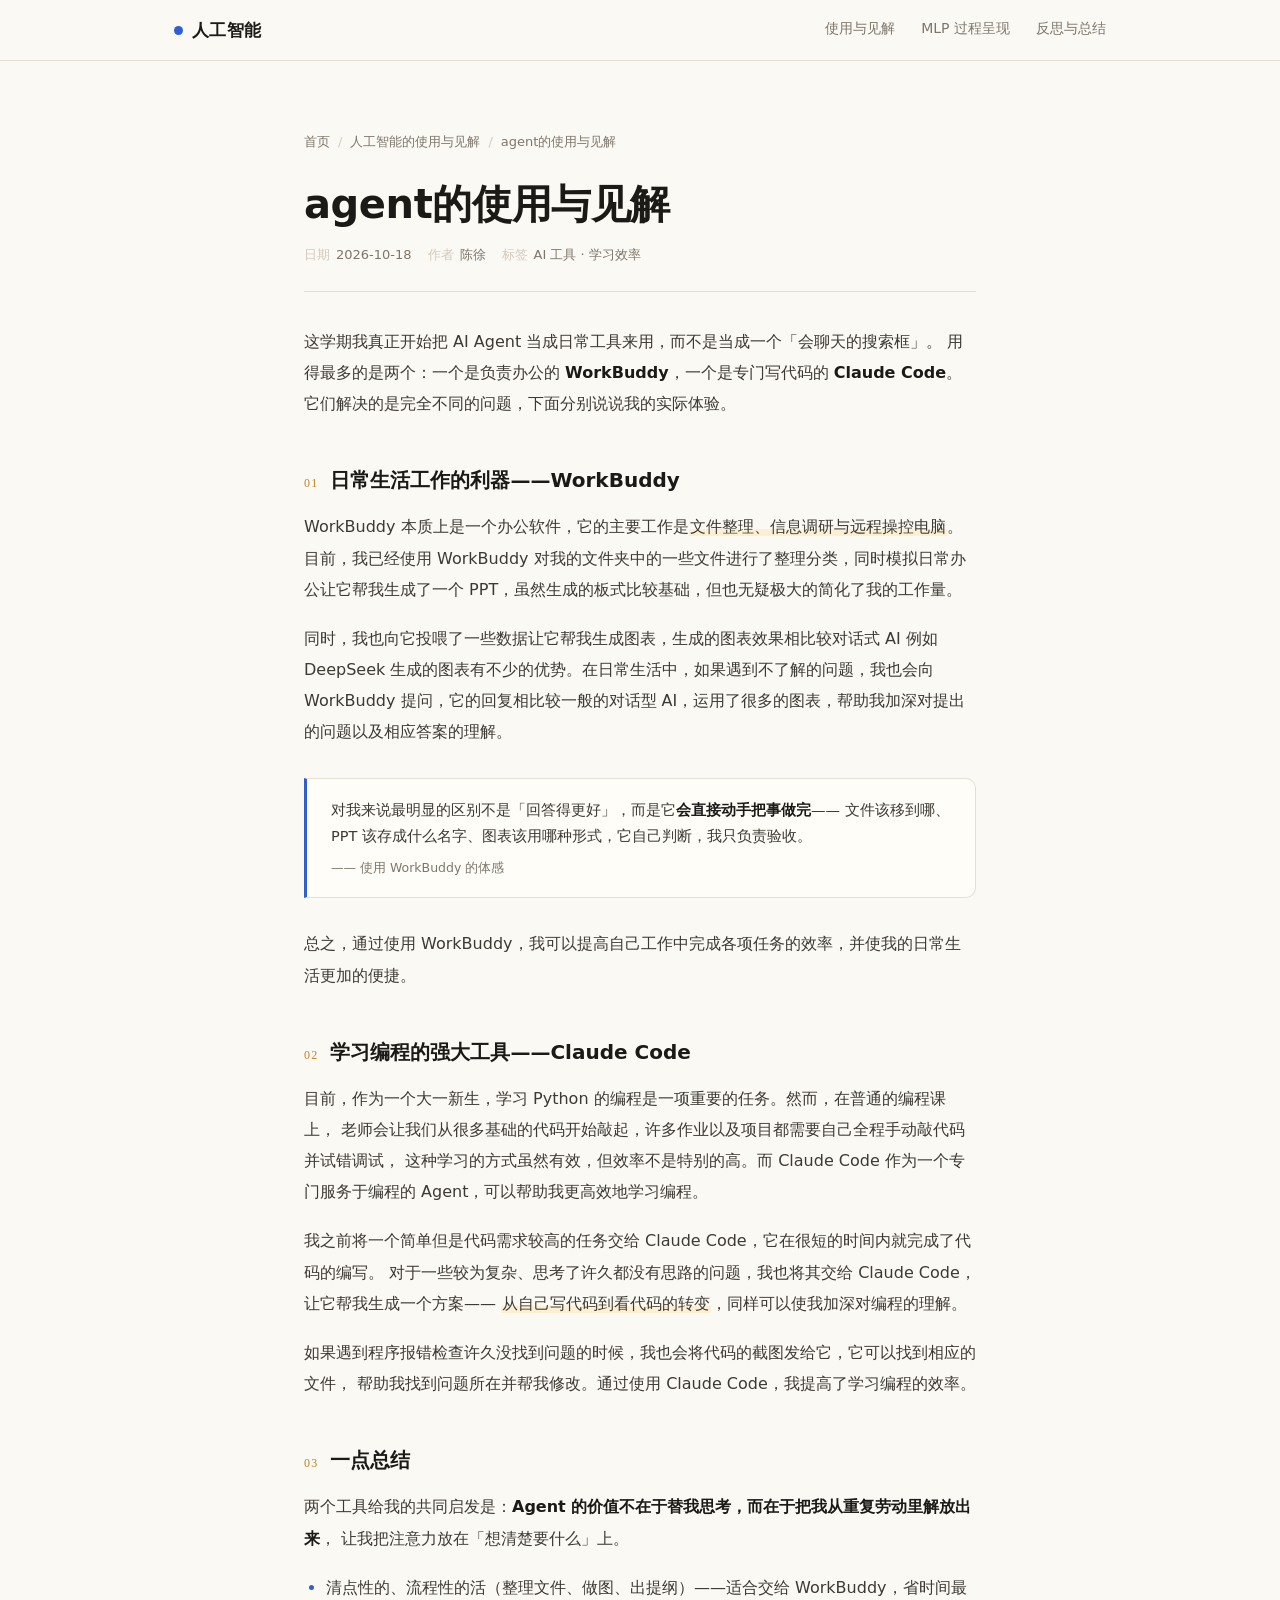
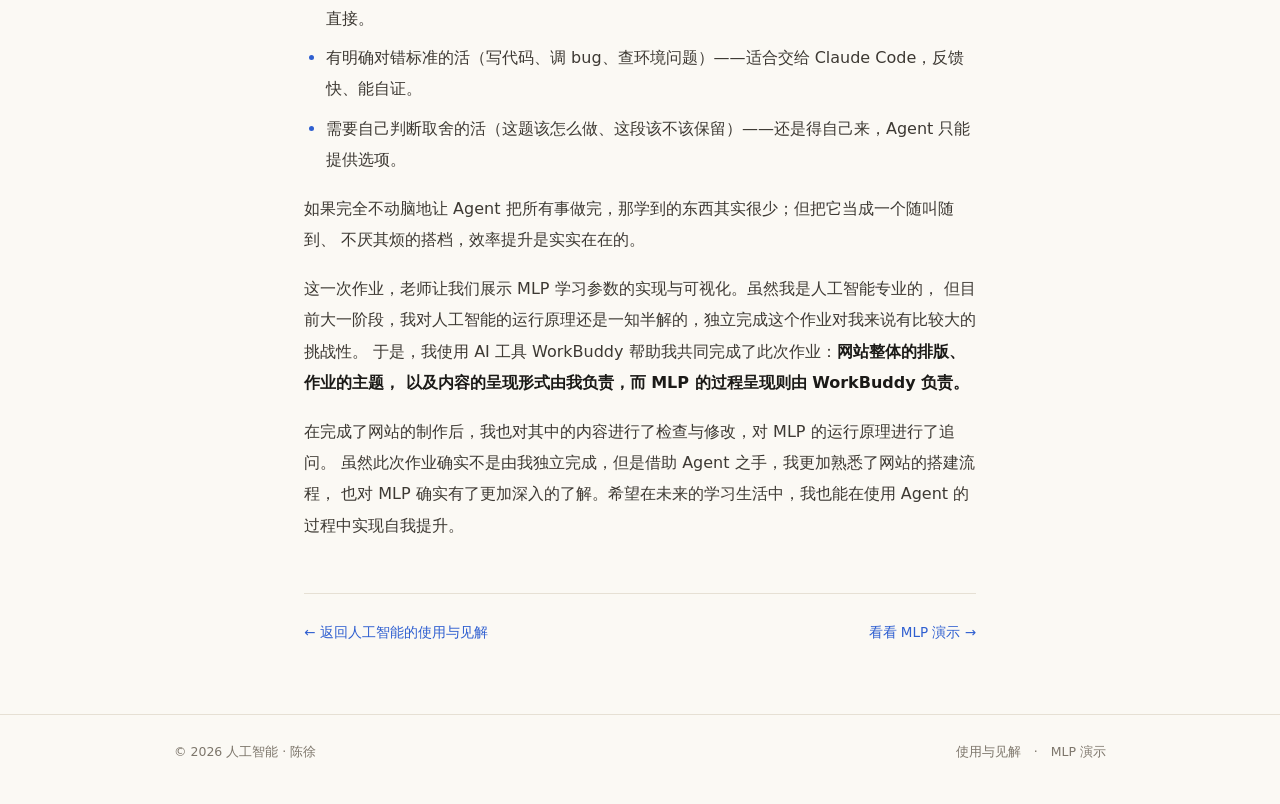
<file: posts/ai-agents.html>
<!DOCTYPE html>
<html lang="zh-CN">
<head>
<meta charset="UTF-8">
<meta name="viewport" content="width=device-width, initial-scale=1.0">
<title>agent的使用与见解 · 人工智能的使用与见解</title>
<meta name="description" content="从 WorkBuddy 到 Claude Code：两个 AI Agent 分别怎样改变了我的日常工作与大一的编程学习。">
<link rel="stylesheet" href="../css/site.css">
</head>
<body>

<div class="top">
  <div class="wrap">
    <a class="logo" href="../index.html"><span class="dot"></span>人工智能</a>
    <nav class="nav">
      <a href="../index.html#notes">使用与见解</a>
      <a href="../index.html#mlp">MLP 过程呈现</a>
      <a href="../index.html#about">反思与总结</a>
    </nav>
  </div>
</div>

<article class="article">
  <div class="narrow">

    <p class="crumb"><a href="../index.html">首页</a><span>/</span><a href="../index.html#notes">人工智能的使用与见解</a><span>/</span>agent的使用与见解</p>

    <h1>agent的使用与见解</h1>

    <div class="meta">
      <span><span class="k">日期</span>2026-10-18</span>
      <span><span class="k">作者</span>陈徐</span>
      <span><span class="k">标签</span>AI 工具 · 学习效率</span>
    </div>

    <div class="prose">

      <p>
        这学期我真正开始把 AI Agent 当成日常工具来用，而不是当成一个「会聊天的搜索框」。
        用得最多的是两个：一个是负责办公的 <strong>WorkBuddy</strong>，一个是专门写代码的
        <strong>Claude Code</strong>。它们解决的是完全不同的问题，下面分别说说我的实际体验。
      </p>

      <h2><span class="n">01</span>日常生活工作的利器——WorkBuddy</h2>

      <p>
        WorkBuddy 本质上是一个办公软件，它的主要工作是<em>文件整理、信息调研与远程操控电脑</em>。
        目前，我已经使用 WorkBuddy 对我的文件夹中的一些文件进行了整理分类，同时模拟日常办公让它帮我生成了一个
        PPT，虽然生成的板式比较基础，但也无疑极大的简化了我的工作量。
      </p>

      <p>
        同时，我也向它投喂了一些数据让它帮我生成图表，生成的图表效果相比较对话式 AI
        例如 DeepSeek 生成的图表有不少的优势。在日常生活中，如果遇到不了解的问题，我也会向
        WorkBuddy 提问，它的回复相比较一般的对话型 AI，运用了很多的图表，帮助我加深对提出的问题以及相应答案的理解。
      </p>

      <div class="quote">
        对我来说最明显的区别不是「回答得更好」，而是它<strong>会直接动手把事做完</strong>——
        文件该移到哪、PPT 该存成什么名字、图表该用哪种形式，它自己判断，我只负责验收。
        <span class="who">—— 使用 WorkBuddy 的体感</span>
      </div>

      <p>
        总之，通过使用 WorkBuddy，我可以提高自己工作中完成各项任务的效率，并使我的日常生活更加的便捷。
      </p>

      <h2><span class="n">02</span>学习编程的强大工具——Claude Code</h2>

      <p>
        目前，作为一个大一新生，学习 Python 的编程是一项重要的任务。然而，在普通的编程课上，
        老师会让我们从很多基础的代码开始敲起，许多作业以及项目都需要自己全程手动敲代码并试错调试，
        这种学习的方式虽然有效，但效率不是特别的高。而 Claude Code 作为一个专门服务于编程的
        Agent，可以帮助我更高效地学习编程。
      </p>

      <p>
        我之前将一个简单但是代码需求较高的任务交给 Claude Code，它在很短的时间内就完成了代码的编写。
        对于一些较为复杂、思考了许久都没有思路的问题，我也将其交给 Claude Code，让它帮我生成一个方案——
        <em>从自己写代码到看代码的转变</em>，同样可以使我加深对编程的理解。
      </p>

      <p>
        如果遇到程序报错检查许久没找到问题的时候，我也会将代码的截图发给它，它可以找到相应的文件，
        帮助我找到问题所在并帮我修改。通过使用 Claude Code，我提高了学习编程的效率。
      </p>

      <h2><span class="n">03</span>一点总结</h2>

      <p>
        两个工具给我的共同启发是：<strong>Agent 的价值不在于替我思考，而在于把我从重复劳动里解放出来</strong>，
        让我把注意力放在「想清楚要什么」上。
      </p>

      <ul>
        <li>清点性的、流程性的活（整理文件、做图、出提纲）——适合交给 WorkBuddy，省时间最直接。</li>
        <li>有明确对错标准的活（写代码、调 bug、查环境问题）——适合交给 Claude Code，反馈快、能自证。</li>
        <li>需要自己判断取舍的活（这题该怎么做、这段该不该保留）——还是得自己来，Agent 只能提供选项。</li>
      </ul>

      <p>
        如果完全不动脑地让 Agent 把所有事做完，那学到的东西其实很少；但把它当成一个随叫随到、
        不厌其烦的搭档，效率提升是实实在在的。
      </p>

      <p>
        这一次作业，老师让我们展示 MLP 学习参数的实现与可视化。虽然我是人工智能专业的，
        但目前大一阶段，我对人工智能的运行原理还是一知半解的，独立完成这个作业对我来说有比较大的挑战性。
        于是，我使用 AI 工具 WorkBuddy 帮助我共同完成了此次作业：<strong>网站整体的排版、作业的主题，
        以及内容的呈现形式由我负责，而 MLP 的过程呈现则由 WorkBuddy 负责。</strong>
      </p>

      <p>
        在完成了网站的制作后，我也对其中的内容进行了检查与修改，对 MLP 的运行原理进行了追问。
        虽然此次作业确实不是由我独立完成，但是借助 Agent 之手，我更加熟悉了网站的搭建流程，
        也对 MLP 确实有了更加深入的了解。希望在未来的学习生活中，我也能在使用 Agent 的过程中实现自我提升。
      </p>

    </div>

    <div class="art-foot">
      <a href="../index.html#notes">← 返回人工智能的使用与见解</a>
      <a href="../mlp.html">看看 MLP 演示 →</a>
    </div>

  </div>
</article>

<footer>
  <div class="wrap">
    <span>© 2026 人工智能 · 陈徐</span>
    <span><a href="../posts/ai-agents.html">使用与见解</a>　·　<a href="../mlp.html">MLP 演示</a></span>
  </div>
</footer>

<script>
/* 分享链接访问时，自动把 sharecode 附加到站内链接上，避免子页 403 */
(function () {
  var q = location.search;
  if (!q || q.indexOf('sharecode') === -1) return;
  document.addEventListener('click', function (e) {
    var a = e.target.closest && e.target.closest('a[href]');
    if (!a) return;
    var h = a.getAttribute('href');
    if (!h || /^(https?:|mailto:|#)/.test(h)) return;
    if (h.indexOf('sharecode') !== -1) return;
    a.setAttribute('href', h + (h.indexOf('?') === -1 ? '?' : '&') + q.slice(1));
  });
})();
</script>

</body>
</html>
</file>
<file: css/site.css>
/* ===========================================================
   人工智能 · 站点样式
   温白纸感 / 蓝金点缀
   =========================================================== */
:root{
  --bg:#fbf9f4; --card:#fffdf8; --ink:#1b1a17; --ink2:#3d3933;
  --muted:#7d766b; --line:#e6e0d4; --line2:#d3cbbd;
  --blue:#2f5fd0; --blue-d:#2550b8; --blue-soft:#eef3fd;
  --gold:#c0842a; --green:#2e8b6e;
  --radius:10px;
  --shadow:0 1px 2px rgba(28,26,23,.04),0 18px 40px -28px rgba(28,26,23,.5);
}
*{box-sizing:border-box}
html{scroll-behavior:smooth}
body{
  margin:0;background:var(--bg);color:var(--ink);
  font-family:"Segoe UI","Microsoft YaHei","PingFang SC",system-ui,sans-serif;
  font-size:16px;line-height:1.8;-webkit-font-smoothing:antialiased;
}
a{color:inherit}
img{max-width:100%}
.wrap{max-width:980px;margin:0 auto;padding:0 24px}
.narrow{max-width:720px;margin:0 auto;padding:0 24px}

/* ---------- 顶栏 ---------- */
.top{border-bottom:1px solid var(--line);background:rgba(251,249,244,.9);backdrop-filter:blur(8px);position:sticky;top:0;z-index:20}
.top .wrap{display:flex;align-items:center;justify-content:space-between;height:60px;gap:16px}
.logo{font-size:17px;font-weight:700;letter-spacing:.02em;text-decoration:none;display:flex;align-items:center;gap:9px;flex:0 0 auto}
.logo .dot{width:9px;height:9px;border-radius:50%;background:var(--blue)}
.nav{display:flex;gap:26px;font-size:14px}
.nav a{color:var(--muted);text-decoration:none;padding-bottom:2px;border-bottom:1px solid transparent;white-space:nowrap}
.nav a:hover{color:var(--ink);border-bottom-color:var(--ink)}

/* ---------- 头图 ---------- */
.hero{padding:74px 0 58px;border-bottom:1px solid var(--line)}
.hero .eyebrow{font-size:12px;letter-spacing:.14em;color:var(--muted);text-transform:uppercase;margin:0 0 16px}
.hero h1{margin:0;font-size:clamp(38px,6vw,64px);line-height:1.08;letter-spacing:-.01em;font-weight:800}
.hero p.sub{margin:18px 0 0;font-size:17px;color:var(--ink2);max-width:34em}
.hero .rule{width:56px;height:3px;background:var(--blue);margin:30px 0 0;border-radius:2px}

/* ---------- 通用区块 ---------- */
section{padding:56px 0}
.sec-head{display:flex;align-items:baseline;gap:14px;margin-bottom:24px}
.sec-head .no{font-family:Georgia,serif;font-size:12px;letter-spacing:.14em;color:var(--gold)}
.sec-head h2{margin:0;font-size:23px;font-weight:700}

/* ---------- 置顶作业卡片 ---------- */
.feature{
  display:grid;grid-template-columns:minmax(0,1fr) 300px;gap:0;
  background:var(--card);border:1px solid var(--line);border-radius:var(--radius);
  box-shadow:var(--shadow);overflow:hidden;text-decoration:none;
  transition:border-color .18s, transform .18s, box-shadow .18s;
}
.feature:hover{border-color:#bcd0f5;transform:translateY(-2px);box-shadow:0 1px 2px rgba(28,26,23,.04),0 26px 48px -30px rgba(47,95,208,.45)}
.feature .body{padding:30px 32px}
.badge{display:inline-flex;align-items:center;gap:6px;font-size:11.5px;letter-spacing:.06em;color:var(--blue);background:var(--blue-soft);border:1px solid #d8e3fa;padding:3px 10px;border-radius:99px;margin-bottom:16px}
.feature h3{margin:0 0 10px;font-size:25px;font-weight:700;letter-spacing:-.01em}
.feature h3 .zh{display:block;font-size:15px;font-weight:500;color:var(--muted);margin-top:6px;letter-spacing:0}
.feature p{margin:0 0 20px;font-size:14.5px;color:var(--ink2);line-height:1.75}
.tags{display:flex;flex-wrap:wrap;gap:8px;margin-bottom:22px}
.tag{font-size:12px;color:var(--muted);border:1px solid var(--line2);border-radius:4px;padding:2px 8px;background:var(--bg)}
.cta{display:inline-flex;align-items:center;gap:8px;font-size:14px;font-weight:600;color:#fff;background:var(--blue);padding:10px 20px;border-radius:6px}
.feature:hover .cta{background:var(--blue-d)}
.thumb{
  background:linear-gradient(160deg,#eef3fd,#fbf6ea 70%);
  border-left:1px solid var(--line);position:relative;overflow:hidden;
  display:flex;align-items:center;justify-content:center;padding:18px;
}
.thumb svg{width:100%;height:auto;max-height:190px}
.thumb .cap{position:absolute;left:14px;bottom:10px;font-size:11px;color:#8b8478;font-family:Consolas,monospace}

/* ---------- 文章列表 ---------- */
.posts{display:grid;gap:14px}
.post{
  display:flex;align-items:flex-start;gap:18px;padding:22px 26px;text-decoration:none;
  background:var(--card);border:1px solid var(--line);border-radius:var(--radius);
  transition:border-color .16s,transform .16s,box-shadow .16s;
}
.post:hover{border-color:var(--line2);transform:translateX(3px);box-shadow:var(--shadow)}
.post .date{font-family:Consolas,monospace;font-size:12px;color:var(--muted);flex:0 0 auto;padding-top:4px}
.post .mid{flex:1 1 auto;min-width:0}
.post .t{display:block;font-size:17px;font-weight:700;line-height:1.5}
.post .d{display:block;margin-top:4px;font-size:13.5px;color:var(--muted);line-height:1.7}
.post .arrow{margin-left:auto;color:var(--line2);font-size:18px;flex:0 0 auto;padding-top:2px}
.post:hover .arrow{color:var(--blue)}

/* ---------- 关于 ---------- */
.about{display:grid;grid-template-columns:repeat(3,minmax(0,1fr));gap:18px;margin-top:22px}
.info{background:var(--card);border:1px solid var(--line);border-radius:var(--radius);padding:20px 22px}
.info h4{margin:0 0 6px;font-size:13px;letter-spacing:.06em;color:var(--muted);font-weight:600}
.info p{margin:0;font-size:14px;color:var(--ink2);line-height:1.7}

/* ---------- 页脚 ---------- */
footer{border-top:1px solid var(--line);margin-top:30px;padding:26px 0 40px}
footer .wrap{display:flex;justify-content:space-between;flex-wrap:wrap;gap:10px;font-size:12.5px;color:var(--muted)}
footer a{color:var(--muted);text-decoration:none}
footer a:hover{color:var(--ink)}

/* ===========================================================
   文章页
   =========================================================== */
.article{padding:56px 0 40px}
.crumb{font-size:13px;color:var(--muted);margin-bottom:26px}
.crumb a{text-decoration:none;border-bottom:1px solid transparent}
.crumb a:hover{border-bottom-color:var(--line2)}
.crumb span{margin:0 8px;color:var(--line2)}
.article h1{margin:0 0 14px;font-size:clamp(28px,4.4vw,40px);line-height:1.25;letter-spacing:-.01em;font-weight:800}
.meta{display:flex;gap:16px;flex-wrap:wrap;font-size:13px;color:var(--muted);padding-bottom:24px;border-bottom:1px solid var(--line);margin-bottom:34px}
.meta .k{color:var(--line2);margin-right:6px}

.prose{font-size:16px;line-height:1.95;color:var(--ink2)}
.prose h2{
  margin:46px 0 16px;font-size:20px;font-weight:700;color:var(--ink);
  line-height:1.5;display:flex;gap:12px;align-items:baseline;
}
.prose h2 .n{
  font-family:Georgia,serif;font-size:12px;letter-spacing:.1em;color:var(--gold);
  font-weight:400;flex:0 0 auto;
}
.prose p{margin:0 0 18px}
.prose strong{color:var(--ink);font-weight:700}
.prose em{font-style:normal;background:linear-gradient(transparent 62%, #fdf0d2 62%);padding:0 1px}
.prose ul{margin:0 0 18px;padding-left:22px}
.prose li{margin:0 0 8px}
.prose li::marker{color:var(--blue)}

.quote{
  margin:30px 0;padding:18px 24px;background:var(--card);
  border:1px solid var(--line);border-left:3px solid var(--blue);border-radius:0 var(--radius) var(--radius) 0;
  font-size:14.5px;color:var(--ink2);line-height:1.8;
}
.quote .who{display:block;margin-top:8px;font-size:12.5px;color:var(--muted)}

.art-foot{margin-top:52px;padding-top:26px;border-top:1px solid var(--line);display:flex;justify-content:space-between;flex-wrap:wrap;gap:14px;font-size:13.5px}
.art-foot a{color:var(--blue);text-decoration:none}
.art-foot a:hover{text-decoration:underline}

/* ===========================================================
   MLP 演示页外框
   =========================================================== */
.demo-bar{
  display:flex;align-items:center;gap:12px;flex-wrap:wrap;
  padding:12px 0 14px;font-size:13px;color:var(--muted);
  border-bottom:1px solid var(--line);margin-bottom:0;
}
.demo-bar a{text-decoration:none;color:var(--blue)}
.demo-bar a:hover{text-decoration:underline}
.demo-frame{width:100%;border:0;display:block;background:var(--bg);min-height:600px}
.demo-wrap{padding:0}

/* ---------- 响应式 ---------- */
@media(max-width:760px){
  .feature{grid-template-columns:1fr}
  .thumb{border-left:0;border-top:1px solid var(--line);order:-1;padding:22px}
  .hero{padding:52px 0 40px}
  .about{grid-template-columns:1fr}
  .nav{gap:16px;font-size:13px}
  .logo{font-size:15px}
  section{padding:40px 0}
  .post{flex-direction:column;gap:6px;padding:18px 20px}
  .post .date{padding-top:0}
  .post .arrow{display:none}
  .article{padding:38px 0 30px}
  .prose{font-size:15.5px;line-height:1.9}
}
</file>
<file: css/style.css>
/* =============================================================
 * style.css —— 暖纸色 + 一点蓝金，模拟实验记录本的观感
 * ============================================================= */

:root {
  --paper: #f4f1ea;
  --card: #fffdf9;
  --ink: #1c1a17;
  --ink-2: #3a352e;
  --muted: #7d766b;
  --line: #e3ded3;
  --line-2: #d6d0c4;
  --blue: #2f5fd0;
  --blue-soft: #eaf0fd;
  --gold: #c98a1e;
  --gold-soft: #fbf1dd;
  --green: #2e8b6e;
  --red: #c0392b;
  --radius: 3px;
  --shadow: 0 1px 2px rgba(28, 26, 23, 0.04), 0 8px 24px -18px rgba(28, 26, 23, 0.35);
}

* { box-sizing: border-box; }

html { scroll-behavior: smooth; }

body {
  margin: 0;
  background: var(--paper);
  color: var(--ink);
  font-family: "Segoe UI", "Microsoft YaHei", "PingFang SC", system-ui, sans-serif;
  font-size: 15.5px;
  line-height: 1.78;
  -webkit-font-smoothing: antialiased;
}

.mono, code, pre, .num {
  font-family: "Cascadia Mono", "Consolas", "SF Mono", ui-monospace, monospace;
  font-variant-numeric: tabular-nums;
}

/* ---------------- 顶栏 ---------------- */
.topbar {
  position: sticky; top: 0; z-index: 50;
  background: rgba(244, 241, 234, 0.92);
  backdrop-filter: blur(8px);
  border-bottom: 1px solid var(--line);
}
.topbar-inner {
  max-width: 1180px; margin: 0 auto; padding: 0 28px;
  height: 46px; display: flex; align-items: center; justify-content: space-between;
}
.brand {
  font-family: "Cascadia Mono", Consolas, monospace;
  font-size: 12px; letter-spacing: 0.16em; color: var(--ink);
}
.topbar nav { display: flex; gap: 20px; }
.topbar nav a {
  font-size: 13px; color: var(--muted); text-decoration: none;
  padding: 2px 0; border-bottom: 1px solid transparent;
}
.topbar nav a:hover { color: var(--ink); border-bottom-color: var(--ink); }

/* ---------------- Hero ---------------- */
.hero { border-bottom: 1px solid var(--line); background: var(--card); }
.hero-inner {
  max-width: 1180px; margin: 0 auto; padding: 56px 28px 44px;
  display: grid; grid-template-columns: minmax(0, 1.08fr) minmax(0, 0.92fr); gap: 52px; align-items: start;
}
.eyebrow {
  margin: 0 0 14px;
  font-size: 12px; letter-spacing: 0.08em; color: var(--muted);
  text-transform: uppercase;
}
.hero h1 {
  margin: 0; font-size: clamp(34px, 4.6vw, 54px); line-height: 1.1;
  letter-spacing: 0.01em; font-weight: 700;
}
.sub {
  margin: 14px 0 0; font-size: 17px; color: var(--ink-2); letter-spacing: 0.01em;
}
.lede {
  margin: 22px 0 0; max-width: 40em; color: var(--ink-2); font-size: 15.5px;
  border-left: 2px solid var(--line-2); padding-left: 16px;
}
.lede b { color: var(--ink); }
.lede i { font-family: Georgia, "Times New Roman", serif; font-style: italic; }

.meta {
  margin: 30px 0 0; display: grid; grid-template-columns: repeat(2, minmax(0, 1fr));
  gap: 12px 28px; border-top: 1px solid var(--line); padding-top: 18px;
}
.meta div { display: flex; gap: 10px; font-size: 13px; }
.meta dt { color: var(--muted); min-width: 40px; }
.meta dd { margin: 0; color: var(--ink-2); }
.meta .blank {
  border-bottom: 1px dotted var(--line-2); min-width: 96px; color: var(--muted);
}

.hero-card {
  background: var(--paper); border: 1px solid var(--line);
  padding: 22px 22px 14px; box-shadow: var(--shadow);
}
.kpi-row { display: grid; grid-template-columns: repeat(2, minmax(0, 1fr)); gap: 16px 18px; margin-bottom: 6px; }
.kpi { display: flex; flex-wrap: wrap; align-items: baseline; gap: 4px; }
.kpi .num {
  font-family: Georgia, "Times New Roman", serif;
  font-size: 30px; line-height: 1; letter-spacing: -0.01em; color: var(--ink);
}
.kpi .unit, .kpi .pct { font-size: 13px; color: var(--muted); }
.kpi .lab {
  flex-basis: 100%; font-size: 12px; color: var(--muted); line-height: 1.5; margin-top: 4px;
}
.hero-canvas { margin-top: 14px; }
.cap { margin: 6px 0 0; font-size: 11.5px; color: var(--muted); line-height: 1.6; }

/* ---------------- 通用区块 ---------------- */
main { max-width: 1180px; margin: 0 auto; padding: 0 28px; }
.sec { padding: 64px 0 8px; }
.sec + .sec { border-top: 1px solid var(--line); }
.sec-head { display: flex; align-items: baseline; gap: 14px; margin-bottom: 26px; }
.sec-head .no {
  font-family: Georgia, serif; font-size: 13px; color: var(--gold);
  letter-spacing: 0.1em; padding-top: 6px;
}
.sec-head h2 {
  margin: 0; font-size: clamp(21px, 2.3vw, 27px); font-weight: 700; letter-spacing: 0.01em;
}
.tag {
  margin-left: auto; font-size: 11px; color: var(--blue);
  border: 1px solid rgba(47, 95, 208, 0.3); background: var(--blue-soft);
  padding: 2px 8px; border-radius: 99px;
}

p { margin: 0 0 14px; }
.lead-p { max-width: 62em; color: var(--ink-2); margin-bottom: 22px; }
.note {
  font-size: 13.5px; color: var(--muted); background: var(--paper);
  border-left: 2px solid var(--line-2); padding: 10px 14px; line-height: 1.7;
}
.note.small { font-size: 12.5px; }
.sub-h {
  margin: 52px 0 12px; font-size: 16px; letter-spacing: 0.02em;
  padding-bottom: 8px; border-bottom: 1px solid var(--line);
}

.two-col { display: grid; grid-template-columns: minmax(0, 1fr) minmax(0, 1fr); gap: 52px; align-items: start; }
.col-fig { margin: 0; }
figcaption { font-size: 12px; color: var(--muted); line-height: 1.65; margin-top: 10px; }

canvas { display: block; width: 100%; max-width: 100%; min-width: 0; }
#heroCurve { height: 150px; }
#curveP5 { height: 300px; }
#histChart { height: 260px; }
#cdfChart { height: 220px; }
#upHist { height: 240px; }
#fitChart { height: 300px; }
#lossChart { height: 170px; }
#heatW { height: 240px; }
#respGrid { height: 210px; }
#unitBars { height: 190px; }
#netGraph { height: 230px; }
#toyBoundary { height: 380px; }
#toyW1 { height: 90px; }
#toyW2 { height: 110px; }
#toyW3 { height: 60px; }

/* ---------------- 表格 ---------------- */
.mini-table, .data-table, .stat-table {
  width: 100%; border-collapse: collapse; font-size: 13.5px;
}
.mini-table { margin: 18px 0 10px; }
.mini-table th, .mini-table td {
  border-bottom: 1px solid var(--line); padding: 7px 8px; text-align: right;
  font-family: "Cascadia Mono", Consolas, monospace; font-size: 12.5px;
}
.mini-table th:first-child { text-align: left; font-family: inherit; font-weight: 500; color: var(--muted); }
.mini-table thead th { color: var(--muted); font-weight: 500; }
.mini-table tbody th { color: var(--muted); }

.data-table {
  margin: 26px 0 8px; background: var(--card); border: 1px solid var(--line);
}
.data-table th, .data-table td {
  padding: 10px 14px; text-align: left; border-bottom: 1px solid var(--line);
}
.data-table thead th {
  font-size: 12px; letter-spacing: 0.04em; color: var(--muted); font-weight: 600;
  background: var(--paper); border-bottom: 1px solid var(--line-2);
}
.data-table tbody tr:last-child td { border-bottom: none; }
.data-table td.num, .data-table th.num { text-align: right; }
.data-table tbody tr:hover { background: #fbf8f1; }

.data-table.compact { margin: 8px 0 0; font-size: 12.8px; }
.data-table.compact th, .data-table.compact td { padding: 6px 10px; }
.data-table.compact thead th { font-size: 11px; }
.data-table tr.hl td { background: var(--blue-soft); }
.data-table tr.bad td { background: #fdf0ee; color: #7a2b21; }

/* ---------------- 实验台布局 ---------------- */
.lab {
  display: grid; grid-template-columns: 250px minmax(0, 1fr) 210px;
  gap: 22px; align-items: start; margin: 8px 0 26px;
}
.lab-ctrl, .lab-side, .panel, .chart-block {
  background: var(--card); border: 1px solid var(--line); padding: 16px 16px 18px;
}
.lab-ctrl h3, .lab-side h3, .panel h4, .chart-block h4 {
  margin: 0 0 12px; font-size: 12px; letter-spacing: 0.06em; color: var(--muted);
  font-weight: 600; text-transform: uppercase;
}
.panel h4, .chart-block h4 { text-transform: none; letter-spacing: 0.02em; font-size: 13px; color: var(--ink-2); }
.panel h4 .mono, .chart-block h4 .mono { color: var(--muted); font-size: 11px; font-weight: 400; }

.field { display: block; font-size: 12.5px; color: var(--muted); margin-bottom: 12px; }
.field select, .field input[type="range"] {
  display: block; width: 100%; margin-top: 5px;
  font-family: inherit; font-size: 13px; color: var(--ink);
}
.field select {
  appearance: none; background: var(--paper) url("data:image/svg+xml;utf8,<svg xmlns='http://www.w3.org/2000/svg' width='10' height='6'><path d='M0 0l5 6 5-6z' fill='%237d766b'/></svg>") no-repeat right 9px center;
  border: 1px solid var(--line-2); padding: 6px 26px 6px 9px; border-radius: var(--radius);
}
.field.inline { display: inline-flex; align-items: center; gap: 8px; margin: 0 12px 0 0; }
.field.inline select { display: inline-block; width: auto; margin-top: 0; }
.field output { float: right; font-family: "Cascadia Mono", Consolas, monospace; color: var(--ink); }
.field input[type="range"] { accent-color: var(--blue); }

.chk { display: block; font-size: 12.5px; color: var(--ink-2); margin-bottom: 6px; }
.chk input { accent-color: var(--blue); margin-right: 6px; }

.btn {
  appearance: none; border: 1px solid var(--line-2); background: var(--paper);
  color: var(--ink); font-family: inherit; font-size: 13px;
  padding: 7px 14px; border-radius: var(--radius); cursor: pointer;
  transition: background 0.15s, border-color 0.15s;
}
.btn:hover { background: #f0ece2; border-color: var(--ink-2); }
.btn.primary { background: var(--ink); border-color: var(--ink); color: #fdfaf3; }
.btn.primary:hover { background: #2f2a23; }
.btn-row { display: flex; gap: 8px; margin-top: 4px; }
.btn-row .btn { flex: 1; }

.progress { height: 3px; background: var(--line); margin: 12px 0 8px; overflow: hidden; }
.progress .bar { height: 100%; width: 0; background: var(--blue); transition: width 0.12s linear; }

.hint { font-size: 11.5px; color: var(--muted); line-height: 1.6; }

.lab-main { display: flex; flex-direction: column; gap: 18px; }
.chart-block { padding: 16px 14px 12px; }
.legend {
  display: flex; flex-wrap: wrap; gap: 16px; align-items: center;
  font-size: 11.5px; color: var(--muted); margin-top: 8px;
}
.sw { display: inline-block; width: 10px; height: 10px; margin-right: 5px; vertical-align: -1px; }
.sw.blue { background: var(--blue); border-radius: 50%; }
.sw.gold { background: var(--gold); border-radius: 50%; }
.sw.dot { background: rgba(28, 26, 23, 0.45); border-radius: 50%; width: 7px; height: 7px; }
.sw.line { background: none; border-top: 2px dashed var(--blue); height: 2px; width: 14px; }
.sw.dash { background: none; border-top: 2px dashed var(--gold); height: 2px; width: 14px; }

.fig-tools { margin-top: 10px; display: flex; flex-wrap: wrap; gap: 10px; align-items: center; }
.readout {
  font-family: "Cascadia Mono", Consolas, monospace; font-size: 12px;
  color: var(--ink-2); background: var(--paper); border: 1px solid var(--line);
  padding: 8px 10px; margin-top: 10px; line-height: 1.7;
}
.readout b { color: var(--ink); }
.readout .k { color: var(--muted); }

/* ---------------- 统计表 ---------------- */
.stat-table { font-size: 12.5px; }
.stat-table th, .stat-table td { padding: 6px 4px; border-bottom: 1px solid var(--line); text-align: right; }
.stat-table th:first-child, .stat-table td:first-child { text-align: left; color: var(--muted); }
.stat-table thead th { color: var(--muted); font-weight: 500; font-size: 11px; }
.verdict { margin-top: 14px; font-size: 12px; color: var(--ink-2); line-height: 1.65; border-top: 1px solid var(--line); padding-top: 12px; }
.verdict b { color: var(--ink); }

/* ---------------- MLP 指标 ---------------- */
.metric {
  display: flex; justify-content: space-between; align-items: baseline;
  padding: 6px 0; border-bottom: 1px solid var(--line); font-size: 12.5px; color: var(--muted);
}
.metric b { font-family: "Cascadia Mono", Consolas, monospace; color: var(--ink); font-size: 14px; font-weight: 500; }
.lab-side .note { margin-top: 12px; }

/* ---------------- 动态过程（4.3） ---------------- */
#dynNet { height: 400px; }
#dynFit { height: 190px; }

.phase-track {
  display: flex; flex-wrap: wrap; gap: 6px; align-items: center;
  margin: 0 0 8px;
}
.phase-chip {
  font-size: 11px; line-height: 1.6; padding: 2px 9px;
  border: 1px solid var(--line-2); border-radius: 99px;
  color: var(--muted); background: var(--paper);
  transition: color .12s, background .12s, border-color .12s;
}
.phase-chip.on { color: #fffdf8; border-color: var(--blue); background: var(--blue); }
.phase-chip.on[data-k="loss"] { background: var(--gold); border-color: var(--gold); }
.phase-chip.on[data-k="backward"] { background: var(--red); border-color: var(--red); }
.phase-chip.on[data-k="update"] { background: var(--green); border-color: var(--green); }

.lab-dyn .lab-side .metric b { font-size: 12.5px; }
.lab-dyn .chart-block { padding-bottom: 14px; }

.trace-head {
  display: flex; justify-content: space-between; align-items: baseline;
  font-size: 12.5px; color: var(--ink-2); letter-spacing: 0.02em;
}
.trace-head .mono { color: var(--muted); font-size: 11.5px; }
.trace-table .on { background: #eef3fd; color: var(--ink); font-weight: 600; }

.sw.line.red { border-top-color: var(--red); }
.sw.line.green { border-top-color: var(--green); }

/* ---------------- 参数网格 ---------------- */
.param-grid { display: grid; grid-template-columns: repeat(2, minmax(0, 1fr)); gap: 22px; margin-bottom: 10px; }
.panel { margin: 0; }
.panel canvas { margin-bottom: 4px; }

.trace { background: var(--card); border: 1px solid var(--line); padding: 18px; margin-bottom: 10px; }
.trace-table { display: grid; grid-template-columns: 62px repeat(4, minmax(0, 1fr)); gap: 1px; margin-top: 10px; background: var(--line); border: 1px solid var(--line); }
.trace-table > div {
  background: var(--card); padding: 7px 9px; font-family: "Cascadia Mono", Consolas, monospace;
  font-size: 11.5px; color: var(--ink-2); overflow: hidden; text-overflow: ellipsis;
}
.trace-table .hd { background: var(--paper); color: var(--muted); font-size: 10.5px; letter-spacing: 0.04em; }
.trace-table .val.final { color: var(--ink); font-weight: 600; }

/* ---------------- 发现 ---------------- */
.findings { display: grid; grid-template-columns: repeat(2, minmax(0, 1fr)); gap: 22px; }
.finding { display: flex; gap: 14px; background: var(--card); border: 1px solid var(--line); padding: 18px; }
.finding .fno {
  font-family: Georgia, serif; font-size: 22px; color: var(--gold); line-height: 1;
}
.finding h4 { margin: 0 0 6px; font-size: 14px; }
.finding p { margin: 0; font-size: 13.5px; color: var(--ink-2); line-height: 1.75; }

.task-box {
  background: var(--card); border: 1px solid var(--line); border-left: 3px solid var(--blue);
  padding: 22px 24px; margin-bottom: 24px;
}
.task-box h3 { margin: 0 0 10px; font-size: 15px; }
.task-box ol { margin: 0; padding-left: 20px; font-size: 14px; color: var(--ink-2); }
.task-box li { margin-bottom: 6px; }

/* ---------------- 热图堆叠 ---------------- */
.heat-stack > div { margin-bottom: 12px; }
.heat-stack .mono { display: block; margin-bottom: 3px; }

/* ---------------- 对照实验卡 ---------------- */
.tables { display: grid; grid-template-columns: repeat(2, minmax(0, 1fr)); gap: 22px; }
.table-card {
  background: var(--card); border: 1px solid var(--line); padding: 20px 22px 18px;
}
.table-card h4 { margin: 0; font-size: 15px; }
.tc-sub { font-size: 12px; color: var(--muted); margin: 3px 0 10px; }
.tc-note { font-size: 12.5px; color: var(--muted); margin: 12px 0 0; line-height: 1.7; }

/* ---------------- 结论 ---------------- */
.concl-grid { display: grid; grid-template-columns: repeat(2, minmax(0, 1fr)); gap: 22px; }
.concl { background: var(--card); border: 1px solid var(--line); padding: 22px 24px; }
.concl h3 { margin: 0 0 12px; font-size: 15px; }
.concl ul { margin: 0; padding-left: 18px; font-size: 13.8px; color: var(--ink-2); }
.concl li { margin-bottom: 9px; line-height: 1.72; }
.concl.limit { grid-column: 1 / -1; background: var(--paper); }
.concl.limit ul { columns: 2; column-gap: 34px; }

/* ---------------- 代码 ---------------- */
.code-grid { display: grid; grid-template-columns: repeat(2, minmax(0, 1fr)); gap: 22px; }
.code-card { background: #1d1b18; border: 1px solid #2c2925; padding: 16px 18px; overflow: hidden; }
.code-card h4 {
  margin: 0 0 10px; font-size: 11.5px; font-family: "Cascadia Mono", Consolas, monospace;
  color: #b9b0a0; font-weight: 400; letter-spacing: 0.01em;
}
.code-card pre { margin: 0; overflow-x: auto; }
.code-card code {
  font-family: "Cascadia Mono", Consolas, monospace;
  font-size: 11.8px; line-height: 1.72; color: #e8e1d4; white-space: pre;
}
.files { margin-top: 26px; background: var(--card); border: 1px solid var(--line); padding: 18px 22px; }
.files h4 { margin: 0 0 10px; font-size: 13px; color: var(--ink-2); }
.files ul { margin: 0; padding-left: 18px; font-size: 12.5px; color: var(--ink-2); }
.files li { margin-bottom: 4px; }

/* ---------------- 页脚 ---------------- */
.foot { border-top: 1px solid var(--line); margin-top: 64px; background: var(--card); }
.foot-inner { max-width: 1180px; margin: 0 auto; padding: 30px 28px 40px; }
.foot p { margin: 0 0 6px; font-size: 12.5px; color: var(--muted); }
.foot .disclaimer { color: #a09889; font-size: 11.5px; margin-top: 14px; }

/* ---------------- 响应式 ---------------- */
@media (max-width: 1080px) {
  .lab { grid-template-columns: 220px minmax(0, 1fr); }
  .lab-side { grid-column: 1 / -1; display: flex; flex-wrap: wrap; gap: 18px; }
  .lab-side > * { flex: 1 1 180px; }
  .lab-mlp .lab-side { display: grid; grid-template-columns: repeat(2, 1fr); }
}
@media (max-width: 860px) {
  .hero-inner { grid-template-columns: 1fr; gap: 32px; padding: 40px 20px 32px; }
  main { padding: 0 20px; }
  .topbar-inner { padding: 0 20px; }
  .topbar nav { gap: 12px; overflow-x: auto; }
  .two-col, .param-grid, .tables, .code-grid, .findings, .concl-grid { grid-template-columns: 1fr; }
  .concl.limit ul { columns: 1; }
  .lab { grid-template-columns: 1fr; }
  .lab-side { display: block; }
  .meta { grid-template-columns: 1fr; }
  .kpi-row { grid-template-columns: 1fr 1fr; }
  .sec { padding-top: 44px; }
}
</file>
